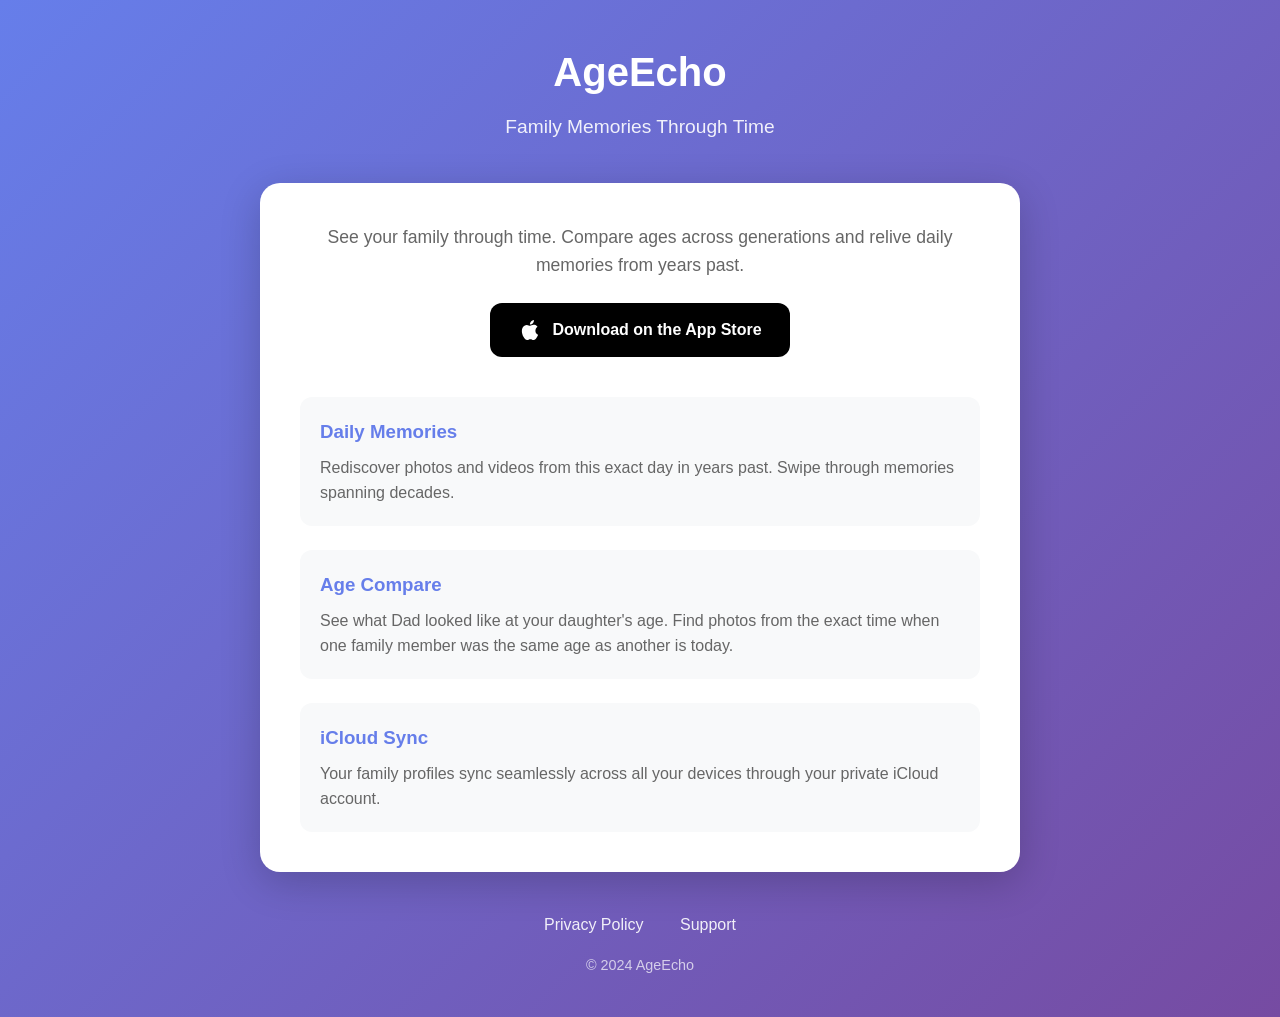
<file: ageecho/index.html>
<!DOCTYPE html>
<html lang="en">
<head>
    <meta charset="UTF-8">
    <meta name="viewport" content="width=device-width, initial-scale=1.0">
    <title>AgeEcho - Family Memories Through Time</title>
    <link rel="stylesheet" href="style.css">
</head>
<body>
    <div class="container">
        <header>
            <h1>AgeEcho</h1>
            <p class="tagline">Family Memories Through Time</p>
        </header>

        <main>
            <section class="hero">
                <p>See your family through time. Compare ages across generations and relive daily memories from years past.</p>
                <a href="#" class="download-btn">
                    <svg viewBox="0 0 24 24" width="24" height="24" fill="currentColor">
                        <path d="M18.71 19.5c-.83 1.24-1.71 2.45-3.05 2.47-1.34.03-1.77-.79-3.29-.79-1.53 0-2 .77-3.27.82-1.31.05-2.3-1.32-3.14-2.53C4.25 17 2.94 12.45 4.7 9.39c.87-1.52 2.43-2.48 4.12-2.51 1.28-.02 2.5.87 3.29.87.78 0 2.26-1.07 3.81-.91.65.03 2.47.26 3.64 1.98-.09.06-2.17 1.28-2.15 3.81.03 3.02 2.65 4.03 2.68 4.04-.03.07-.42 1.44-1.38 2.83M13 3.5c.73-.83 1.94-1.46 2.94-1.5.13 1.17-.34 2.35-1.04 3.19-.69.85-1.83 1.51-2.95 1.42-.15-1.15.41-2.35 1.05-3.11z"/>
                    </svg>
                    Download on the App Store
                </a>
            </section>

            <section class="features">
                <div class="feature">
                    <h3>Daily Memories</h3>
                    <p>Rediscover photos and videos from this exact day in years past. Swipe through memories spanning decades.</p>
                </div>
                <div class="feature">
                    <h3>Age Compare</h3>
                    <p>See what Dad looked like at your daughter's age. Find photos from the exact time when one family member was the same age as another is today.</p>
                </div>
                <div class="feature">
                    <h3>iCloud Sync</h3>
                    <p>Your family profiles sync seamlessly across all your devices through your private iCloud account.</p>
                </div>
            </section>
        </main>

        <footer>
            <nav>
                <a href="privacy.html">Privacy Policy</a>
                <a href="support.html">Support</a>
            </nav>
            <p class="copyright">&copy; 2024 AgeEcho</p>
        </footer>
    </div>
</body>
</html>
</file>
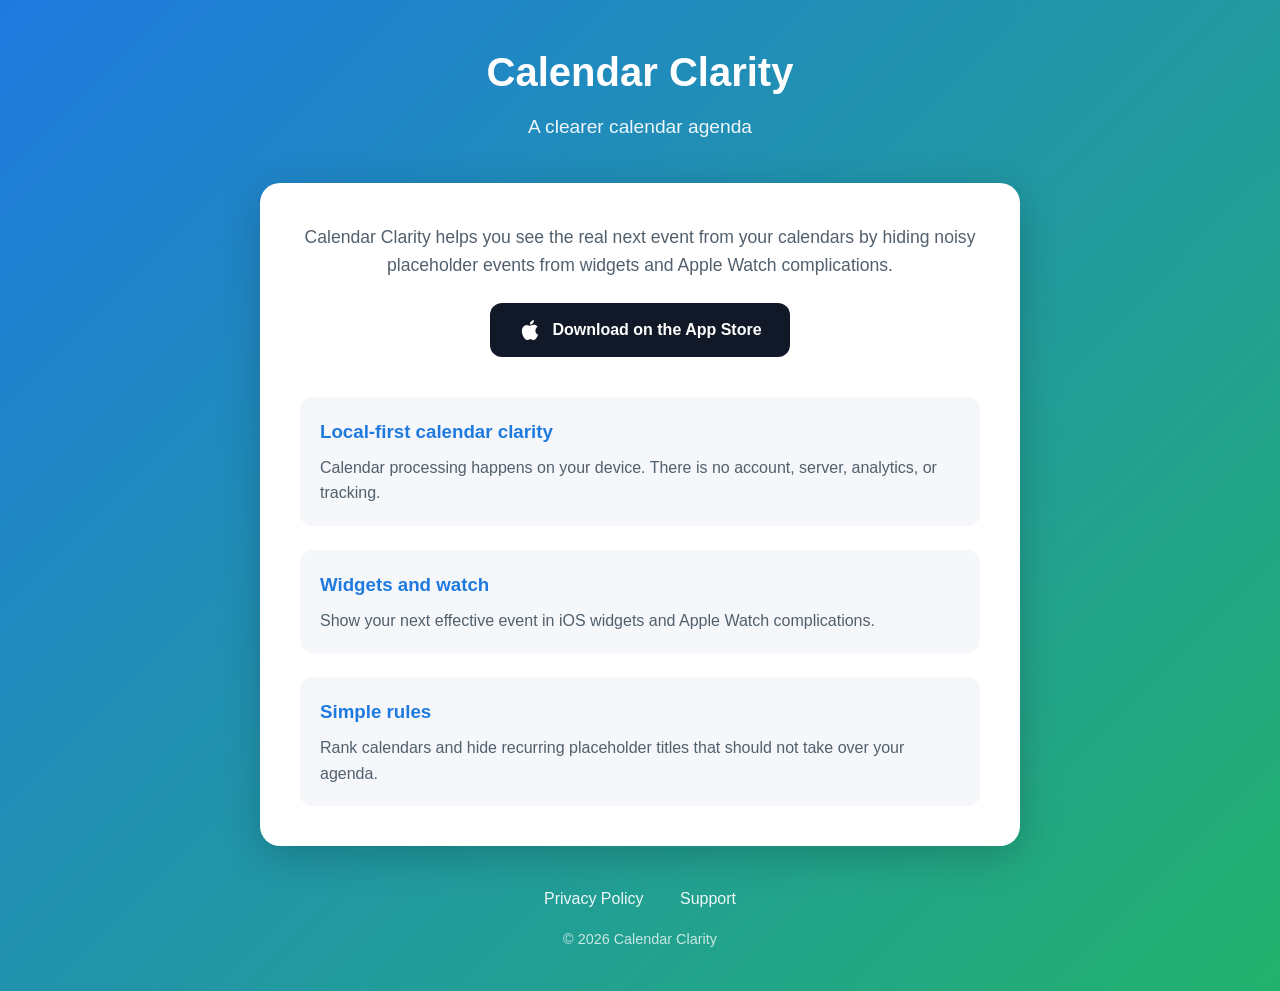
<file: calendarclarity/index.html>
<!DOCTYPE html>
<html lang="en">
<head>
    <meta charset="UTF-8">
    <meta name="viewport" content="width=device-width, initial-scale=1.0">
    <title>Calendar Clarity - A Clearer Calendar Agenda</title>
    <link rel="stylesheet" href="style.css">
</head>
<body>
    <div class="container">
        <header>
            <h1>Calendar Clarity</h1>
            <p class="tagline">A clearer calendar agenda</p>
        </header>

        <main>
            <section class="hero">
                <p>Calendar Clarity helps you see the real next event from your calendars by hiding noisy placeholder events from widgets and Apple Watch complications.</p>
                <a href="#" class="download-btn">
                    <svg viewBox="0 0 24 24" width="24" height="24" fill="currentColor">
                        <path d="M18.71 19.5c-.83 1.24-1.71 2.45-3.05 2.47-1.34.03-1.77-.79-3.29-.79-1.53 0-2 .77-3.27.82-1.31.05-2.3-1.32-3.14-2.53C4.25 17 2.94 12.45 4.7 9.39c.87-1.52 2.43-2.48 4.12-2.51 1.28-.02 2.5.87 3.29.87.78 0 2.26-1.07 3.81-.91.65.03 2.47.26 3.64 1.98-.09.06-2.17 1.28-2.15 3.81.03 3.02 2.65 4.03 2.68 4.04-.03.07-.42 1.44-1.38 2.83M13 3.5c.73-.83 1.94-1.46 2.94-1.5.13 1.17-.34 2.35-1.04 3.19-.69.85-1.83 1.51-2.95 1.42-.15-1.15.41-2.35 1.05-3.11z"/>
                    </svg>
                    Download on the App Store
                </a>
            </section>

            <section class="features">
                <div class="feature">
                    <h3>Local-first calendar clarity</h3>
                    <p>Calendar processing happens on your device. There is no account, server, analytics, or tracking.</p>
                </div>
                <div class="feature">
                    <h3>Widgets and watch</h3>
                    <p>Show your next effective event in iOS widgets and Apple Watch complications.</p>
                </div>
                <div class="feature">
                    <h3>Simple rules</h3>
                    <p>Rank calendars and hide recurring placeholder titles that should not take over your agenda.</p>
                </div>
            </section>
        </main>

        <footer>
            <nav>
                <a href="privacy.html">Privacy Policy</a>
                <a href="support.html">Support</a>
            </nav>
            <p class="copyright">&copy; 2026 Calendar Clarity</p>
        </footer>
    </div>
</body>
</html>
</file>
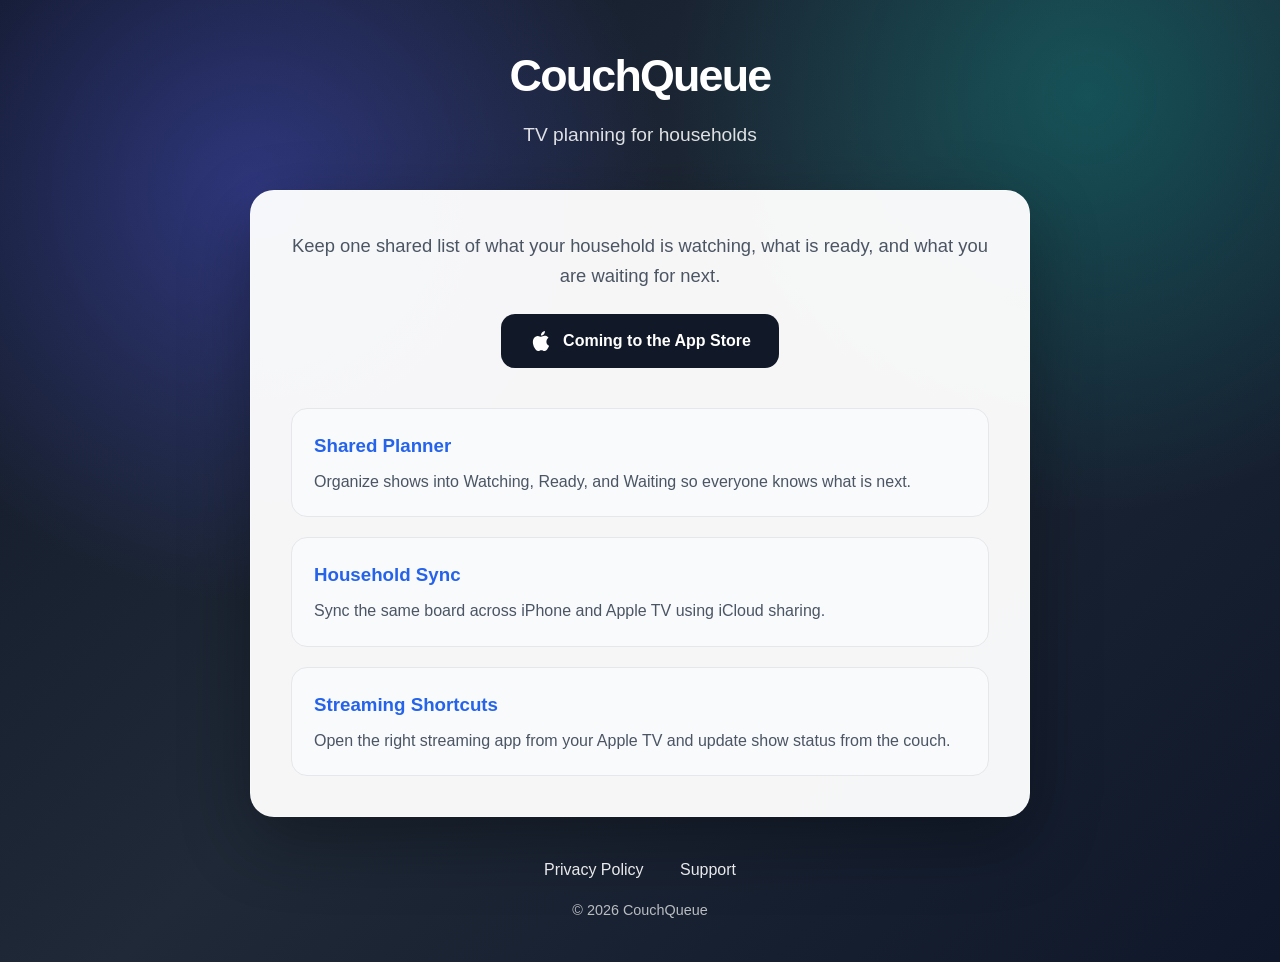
<file: couchqueue/index.html>
<!DOCTYPE html>
<html lang="en">
<head>
    <meta charset="UTF-8">
    <meta name="viewport" content="width=device-width, initial-scale=1.0">
    <title>CouchQueue - TV Planning for Households</title>
    <link rel="stylesheet" href="style.css">
</head>
<body>
    <div class="container">
        <header>
            <h1>CouchQueue</h1>
            <p class="tagline">TV planning for households</p>
        </header>

        <main>
            <section class="hero">
                <p>Keep one shared list of what your household is watching, what is ready, and what you are waiting for next.</p>
                <a href="#" class="download-btn">
                    <svg viewBox="0 0 24 24" width="24" height="24" fill="currentColor" aria-hidden="true">
                        <path d="M18.71 19.5c-.83 1.24-1.71 2.45-3.05 2.47-1.34.03-1.77-.79-3.29-.79-1.53 0-2 .77-3.27.82-1.31.05-2.3-1.32-3.14-2.53C4.25 17 2.94 12.45 4.7 9.39c.87-1.52 2.43-2.48 4.12-2.51 1.28-.02 2.5.87 3.29.87.78 0 2.26-1.07 3.81-.91.65.03 2.47.26 3.64 1.98-.09.06-2.17 1.28-2.15 3.81.03 3.02 2.65 4.03 2.68 4.04-.03.07-.42 1.44-1.38 2.83M13 3.5c.73-.83 1.94-1.46 2.94-1.5.13 1.17-.34 2.35-1.04 3.19-.69.85-1.83 1.51-2.95 1.42-.15-1.15.41-2.35 1.05-3.11z"/>
                    </svg>
                    Coming to the App Store
                </a>
            </section>

            <section class="features">
                <div class="feature">
                    <h3>Shared Planner</h3>
                    <p>Organize shows into Watching, Ready, and Waiting so everyone knows what is next.</p>
                </div>
                <div class="feature">
                    <h3>Household Sync</h3>
                    <p>Sync the same board across iPhone and Apple TV using iCloud sharing.</p>
                </div>
                <div class="feature">
                    <h3>Streaming Shortcuts</h3>
                    <p>Open the right streaming app from your Apple TV and update show status from the couch.</p>
                </div>
            </section>
        </main>

        <footer>
            <nav>
                <a href="privacy.html">Privacy Policy</a>
                <a href="support.html">Support</a>
            </nav>
            <p class="copyright">&copy; 2026 CouchQueue</p>
        </footer>
    </div>
</body>
</html>
</file>
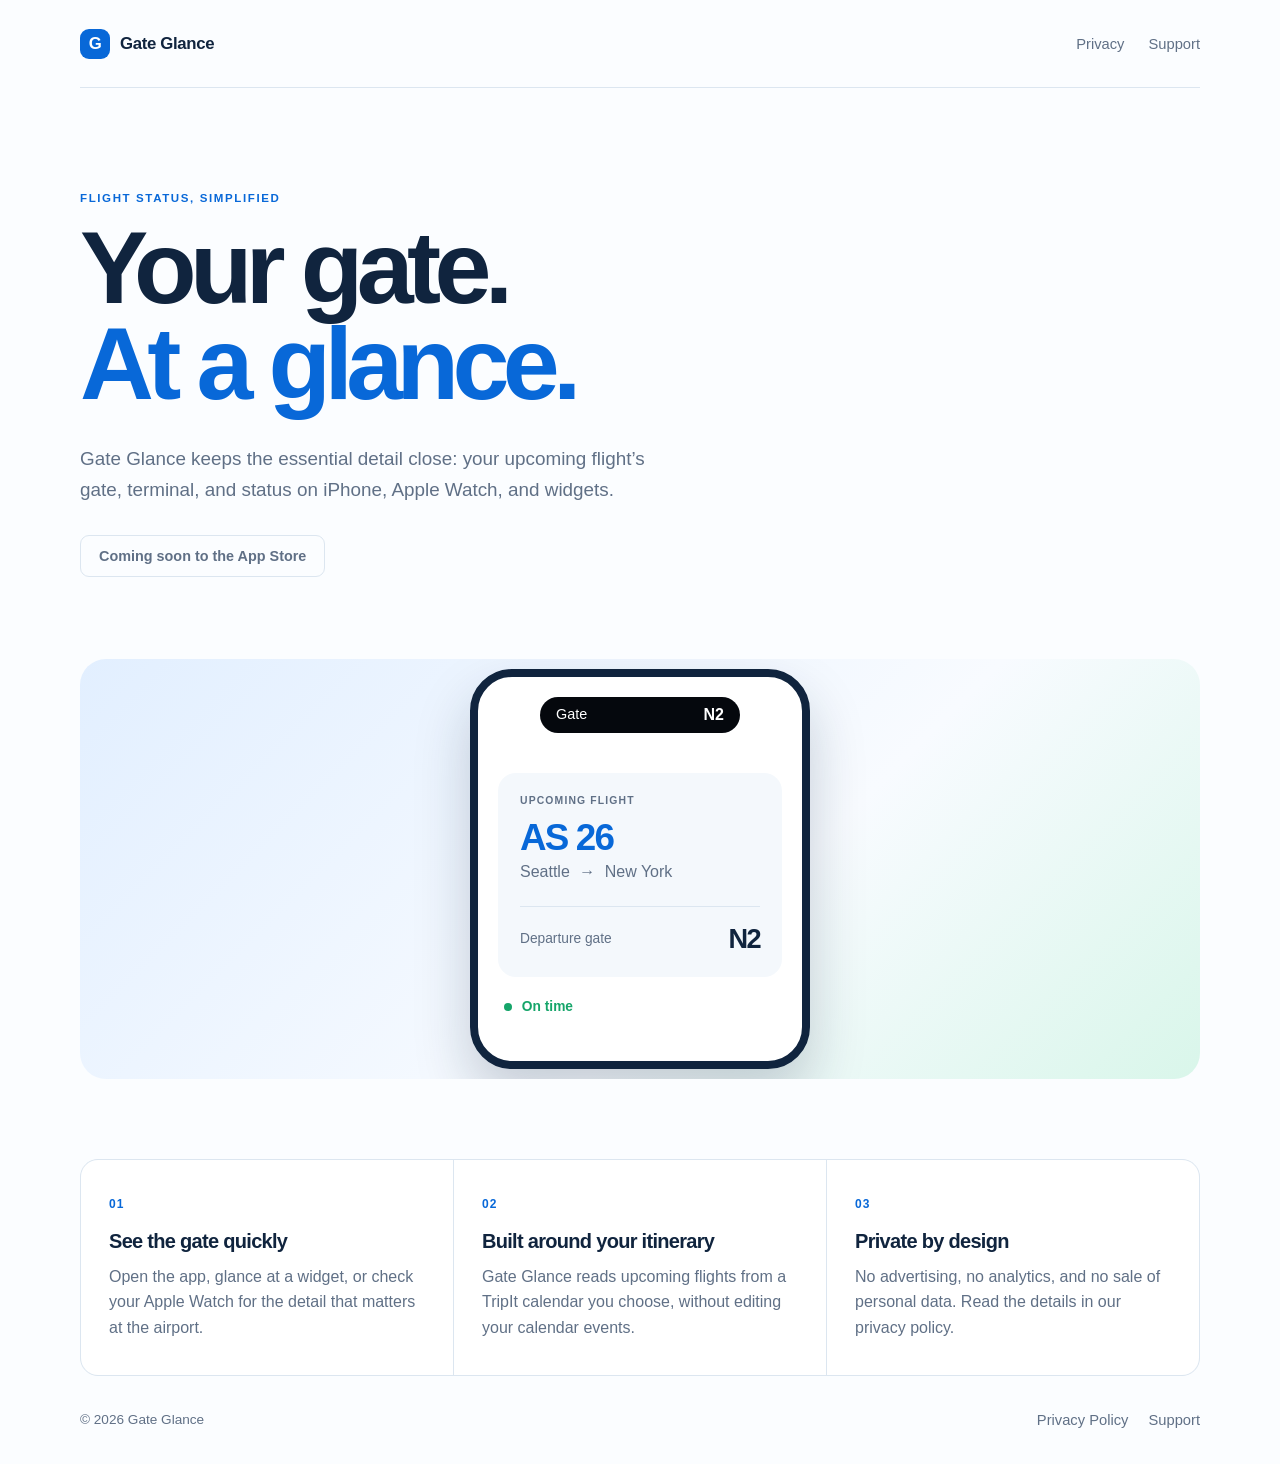
<file: gateglance/index.html>
<!DOCTYPE html>
<html lang="en">
<head>
  <meta charset="UTF-8">
  <meta name="viewport" content="width=device-width, initial-scale=1.0">
  <title>Gate Glance — Your flight gate, at a glance</title>
  <meta name="description" content="Gate Glance puts your upcoming flight gate on your iPhone, Apple Watch, and widgets.">
  <link rel="stylesheet" href="style.css">
</head>
<body>
  <div class="page">
    <header class="site-header">
      <a class="brand" href="index.html"><span class="brand-mark">G</span> Gate Glance</a>
      <nav aria-label="Primary navigation">
        <a href="privacy.html">Privacy</a>
        <a href="support.html">Support</a>
      </nav>
    </header>

    <main>
      <section class="hero">
        <p class="eyebrow">FLIGHT STATUS, SIMPLIFIED</p>
        <h1>Your gate.<br><em>At a glance.</em></h1>
        <p class="hero-copy">Gate Glance keeps the essential detail close: your upcoming flight’s gate, terminal, and status on iPhone, Apple Watch, and widgets.</p>
        <span class="app-store-note">Coming soon to the App Store</span>
      </section>

      <section class="visual" aria-label="Gate Glance display preview">
        <div class="phone">
          <div class="dynamic-island"><span>Gate</span><strong>N2</strong></div>
          <div class="flight-card">
            <p class="card-label">UPCOMING FLIGHT</p>
            <h2>AS 26</h2>
            <p class="route">Seattle <span>→</span> New York</p>
            <div class="gate-row"><span>Departure gate</span><strong>N2</strong></div>
          </div>
          <p class="status"><i></i> On time</p>
        </div>
      </section>

      <section class="features">
        <article>
          <span class="feature-number">01</span>
          <h2>See the gate quickly</h2>
          <p>Open the app, glance at a widget, or check your Apple Watch for the detail that matters at the airport.</p>
        </article>
        <article>
          <span class="feature-number">02</span>
          <h2>Built around your itinerary</h2>
          <p>Gate Glance reads upcoming flights from a TripIt calendar you choose, without editing your calendar events.</p>
        </article>
        <article>
          <span class="feature-number">03</span>
          <h2>Private by design</h2>
          <p>No advertising, no analytics, and no sale of personal data. Read the details in our privacy policy.</p>
        </article>
      </section>
    </main>

    <footer>
      <p>© 2026 Gate Glance</p>
      <div><a href="privacy.html">Privacy Policy</a><a href="support.html">Support</a></div>
    </footer>
  </div>
</body>
</html>
</file>
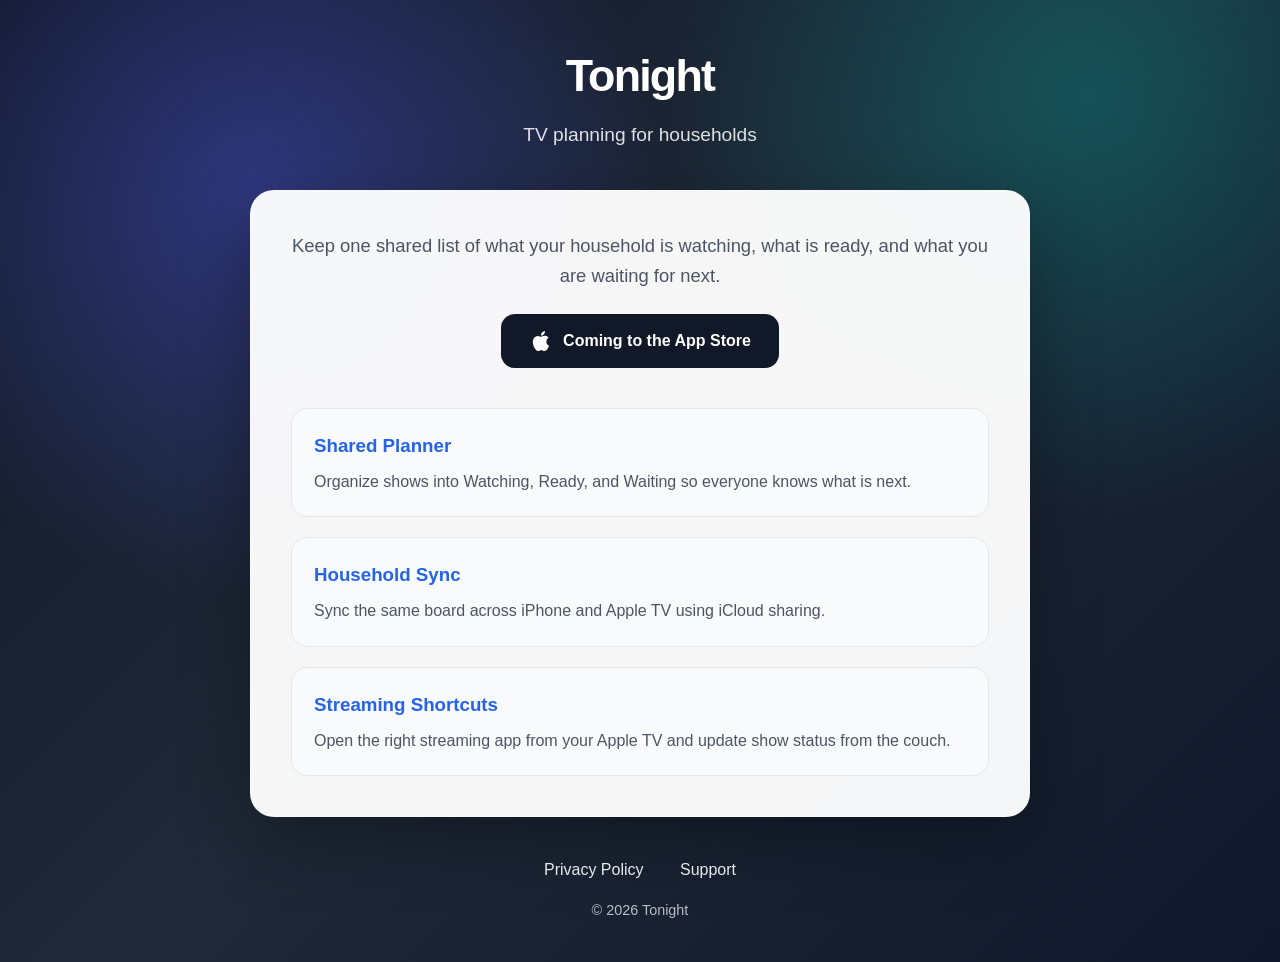
<file: tonight/index.html>
<!DOCTYPE html>
<html lang="en">
<head>
    <meta charset="UTF-8">
    <meta name="viewport" content="width=device-width, initial-scale=1.0">
    <title>Tonight - TV Planning for Households</title>
    <link rel="stylesheet" href="style.css">
</head>
<body>
    <div class="container">
        <header>
            <h1>Tonight</h1>
            <p class="tagline">TV planning for households</p>
        </header>

        <main>
            <section class="hero">
                <p>Keep one shared list of what your household is watching, what is ready, and what you are waiting for next.</p>
                <a href="#" class="download-btn">
                    <svg viewBox="0 0 24 24" width="24" height="24" fill="currentColor" aria-hidden="true">
                        <path d="M18.71 19.5c-.83 1.24-1.71 2.45-3.05 2.47-1.34.03-1.77-.79-3.29-.79-1.53 0-2 .77-3.27.82-1.31.05-2.3-1.32-3.14-2.53C4.25 17 2.94 12.45 4.7 9.39c.87-1.52 2.43-2.48 4.12-2.51 1.28-.02 2.5.87 3.29.87.78 0 2.26-1.07 3.81-.91.65.03 2.47.26 3.64 1.98-.09.06-2.17 1.28-2.15 3.81.03 3.02 2.65 4.03 2.68 4.04-.03.07-.42 1.44-1.38 2.83M13 3.5c.73-.83 1.94-1.46 2.94-1.5.13 1.17-.34 2.35-1.04 3.19-.69.85-1.83 1.51-2.95 1.42-.15-1.15.41-2.35 1.05-3.11z"/>
                    </svg>
                    Coming to the App Store
                </a>
            </section>

            <section class="features">
                <div class="feature">
                    <h3>Shared Planner</h3>
                    <p>Organize shows into Watching, Ready, and Waiting so everyone knows what is next.</p>
                </div>
                <div class="feature">
                    <h3>Household Sync</h3>
                    <p>Sync the same board across iPhone and Apple TV using iCloud sharing.</p>
                </div>
                <div class="feature">
                    <h3>Streaming Shortcuts</h3>
                    <p>Open the right streaming app from your Apple TV and update show status from the couch.</p>
                </div>
            </section>
        </main>

        <footer>
            <nav>
                <a href="privacy.html">Privacy Policy</a>
                <a href="support.html">Support</a>
            </nav>
            <p class="copyright">&copy; 2026 Tonight</p>
        </footer>
    </div>
</body>
</html>
</file>
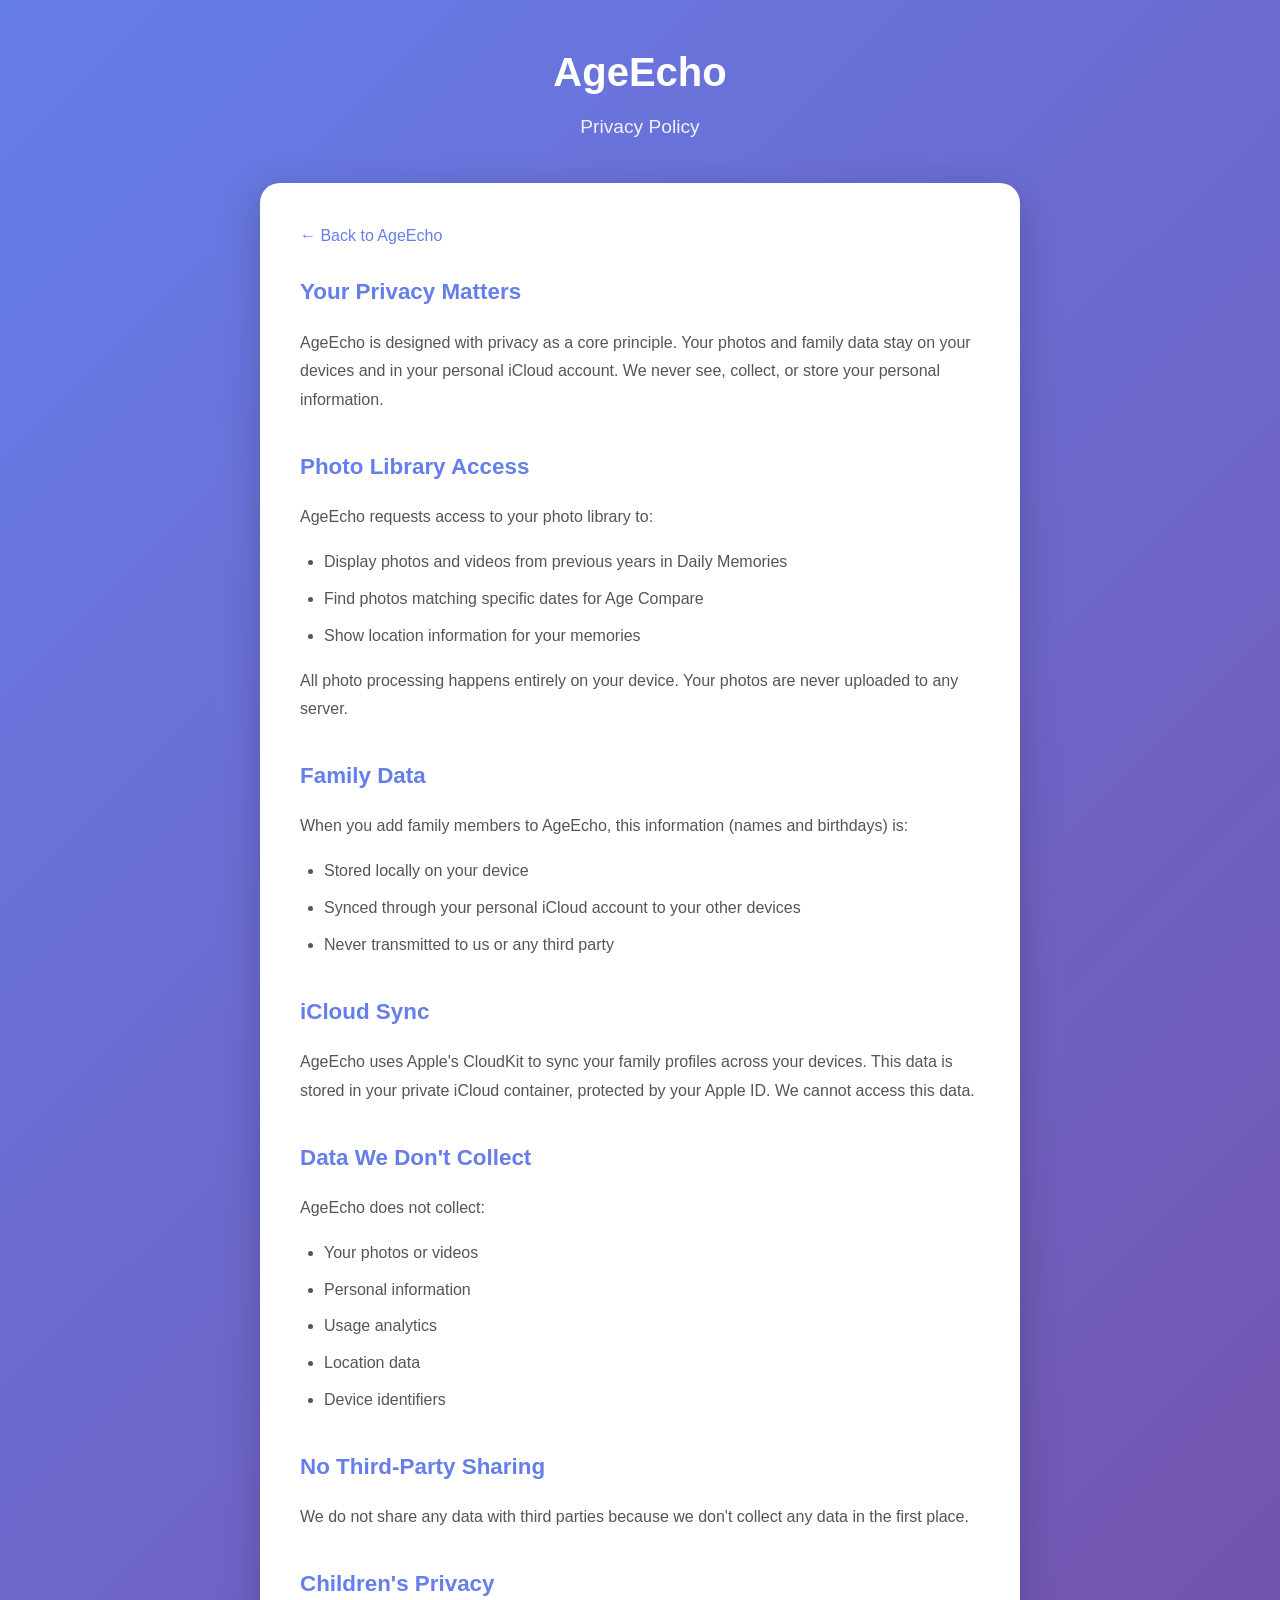
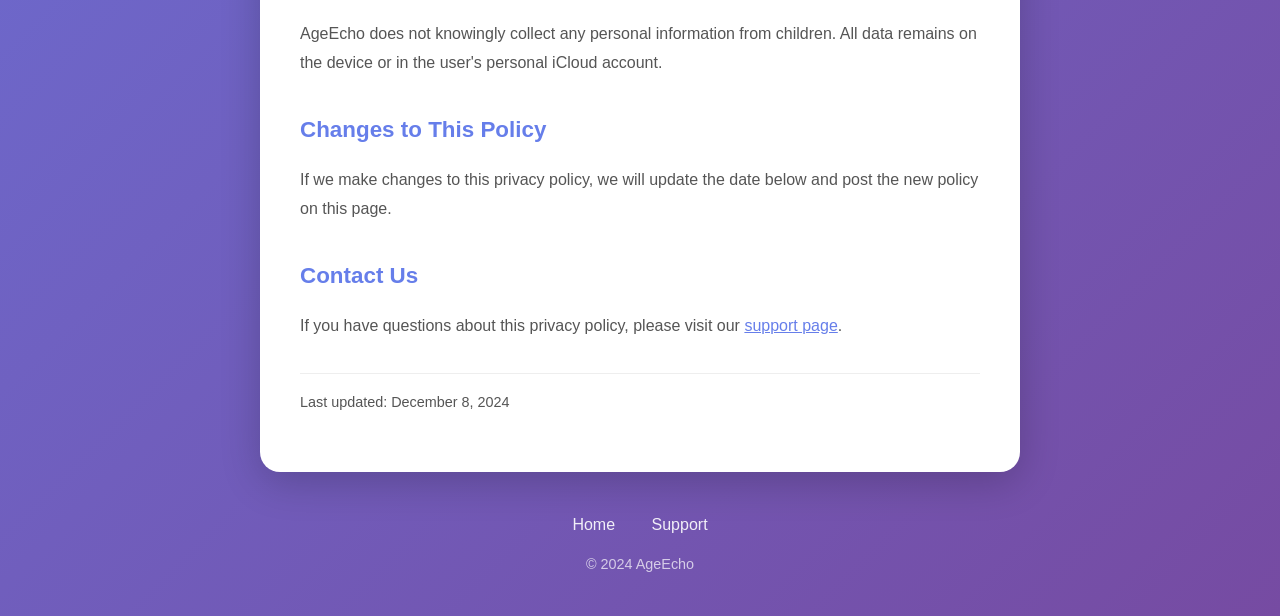
<file: ageecho/privacy.html>
<!DOCTYPE html>
<html lang="en">
<head>
    <meta charset="UTF-8">
    <meta name="viewport" content="width=device-width, initial-scale=1.0">
    <title>Privacy Policy - AgeEcho</title>
    <link rel="stylesheet" href="style.css">
</head>
<body>
    <div class="container">
        <header>
            <h1>AgeEcho</h1>
            <p class="tagline">Privacy Policy</p>
        </header>

        <main>
            <a href="index.html" class="back-link">&larr; Back to AgeEcho</a>

            <div class="policy-content">
                <h2>Your Privacy Matters</h2>
                <p>AgeEcho is designed with privacy as a core principle. Your photos and family data stay on your devices and in your personal iCloud account. We never see, collect, or store your personal information.</p>

                <h2>Photo Library Access</h2>
                <p>AgeEcho requests access to your photo library to:</p>
                <ul>
                    <li>Display photos and videos from previous years in Daily Memories</li>
                    <li>Find photos matching specific dates for Age Compare</li>
                    <li>Show location information for your memories</li>
                </ul>
                <p>All photo processing happens entirely on your device. Your photos are never uploaded to any server.</p>

                <h2>Family Data</h2>
                <p>When you add family members to AgeEcho, this information (names and birthdays) is:</p>
                <ul>
                    <li>Stored locally on your device</li>
                    <li>Synced through your personal iCloud account to your other devices</li>
                    <li>Never transmitted to us or any third party</li>
                </ul>

                <h2>iCloud Sync</h2>
                <p>AgeEcho uses Apple's CloudKit to sync your family profiles across your devices. This data is stored in your private iCloud container, protected by your Apple ID. We cannot access this data.</p>

                <h2>Data We Don't Collect</h2>
                <p>AgeEcho does not collect:</p>
                <ul>
                    <li>Your photos or videos</li>
                    <li>Personal information</li>
                    <li>Usage analytics</li>
                    <li>Location data</li>
                    <li>Device identifiers</li>
                </ul>

                <h2>No Third-Party Sharing</h2>
                <p>We do not share any data with third parties because we don't collect any data in the first place.</p>

                <h2>Children's Privacy</h2>
                <p>AgeEcho does not knowingly collect any personal information from children. All data remains on the device or in the user's personal iCloud account.</p>

                <h2>Changes to This Policy</h2>
                <p>If we make changes to this privacy policy, we will update the date below and post the new policy on this page.</p>

                <h2>Contact Us</h2>
                <p>If you have questions about this privacy policy, please visit our <a href="support.html">support page</a>.</p>

                <p class="last-updated">Last updated: December 8, 2024</p>
            </div>
        </main>

        <footer>
            <nav>
                <a href="index.html">Home</a>
                <a href="support.html">Support</a>
            </nav>
            <p class="copyright">&copy; 2024 AgeEcho</p>
        </footer>
    </div>
</body>
</html>
</file>
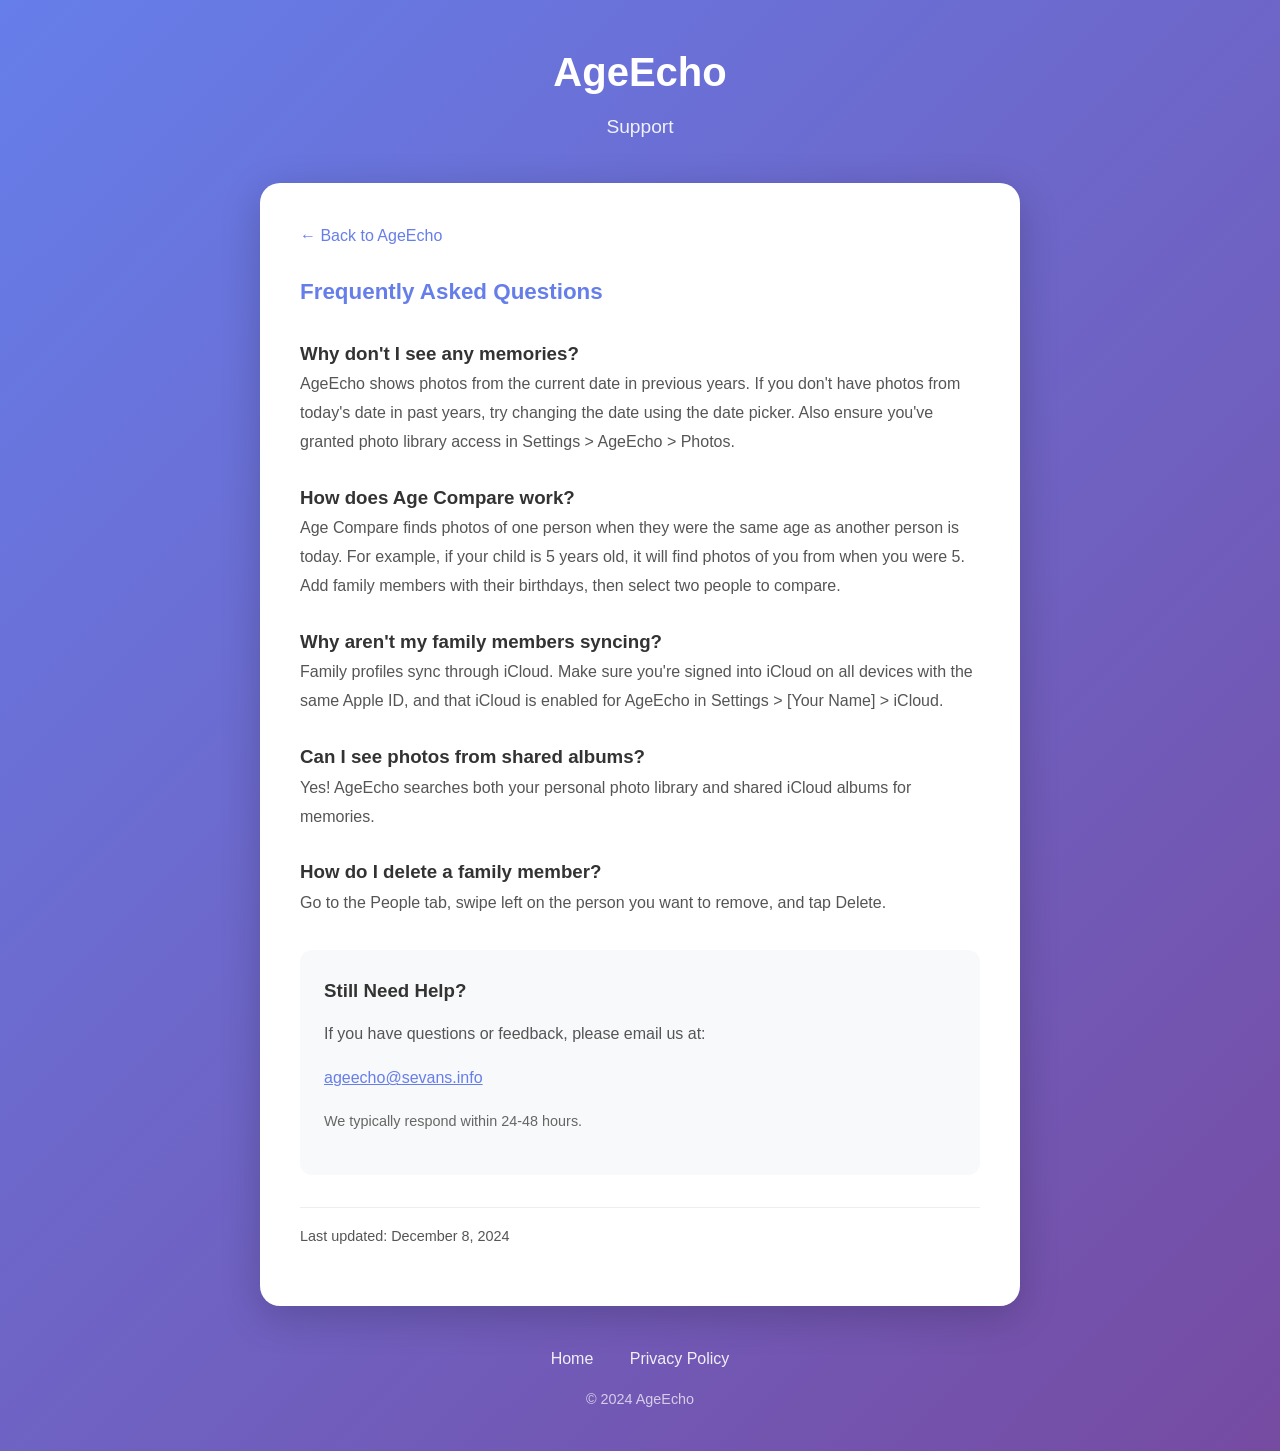
<file: ageecho/support.html>
<!DOCTYPE html>
<html lang="en">
<head>
    <meta charset="UTF-8">
    <meta name="viewport" content="width=device-width, initial-scale=1.0">
    <title>Support - AgeEcho</title>
    <link rel="stylesheet" href="style.css">
</head>
<body>
    <div class="container">
        <header>
            <h1>AgeEcho</h1>
            <p class="tagline">Support</p>
        </header>

        <main>
            <a href="index.html" class="back-link">&larr; Back to AgeEcho</a>

            <div class="policy-content">
                <h2>Frequently Asked Questions</h2>

                <h3 style="color: #333; margin-top: 24px;">Why don't I see any memories?</h3>
                <p>AgeEcho shows photos from the current date in previous years. If you don't have photos from today's date in past years, try changing the date using the date picker. Also ensure you've granted photo library access in Settings > AgeEcho > Photos.</p>

                <h3 style="color: #333; margin-top: 24px;">How does Age Compare work?</h3>
                <p>Age Compare finds photos of one person when they were the same age as another person is today. For example, if your child is 5 years old, it will find photos of you from when you were 5. Add family members with their birthdays, then select two people to compare.</p>

                <h3 style="color: #333; margin-top: 24px;">Why aren't my family members syncing?</h3>
                <p>Family profiles sync through iCloud. Make sure you're signed into iCloud on all devices with the same Apple ID, and that iCloud is enabled for AgeEcho in Settings > [Your Name] > iCloud.</p>

                <h3 style="color: #333; margin-top: 24px;">Can I see photos from shared albums?</h3>
                <p>Yes! AgeEcho searches both your personal photo library and shared iCloud albums for memories.</p>

                <h3 style="color: #333; margin-top: 24px;">How do I delete a family member?</h3>
                <p>Go to the People tab, swipe left on the person you want to remove, and tap Delete.</p>

                <div class="contact-box">
                    <h3>Still Need Help?</h3>
                    <p>If you have questions or feedback, please email us at:</p>
                    <p><a href="mailto:ageecho@sevans.info">ageecho@sevans.info</a></p>
                    <p style="margin-top: 16px; color: #666; font-size: 0.9em;">We typically respond within 24-48 hours.</p>
                </div>

                <p class="last-updated">Last updated: December 8, 2024</p>
            </div>
        </main>

        <footer>
            <nav>
                <a href="index.html">Home</a>
                <a href="privacy.html">Privacy Policy</a>
            </nav>
            <p class="copyright">&copy; 2024 AgeEcho</p>
        </footer>
    </div>
</body>
</html>
</file>
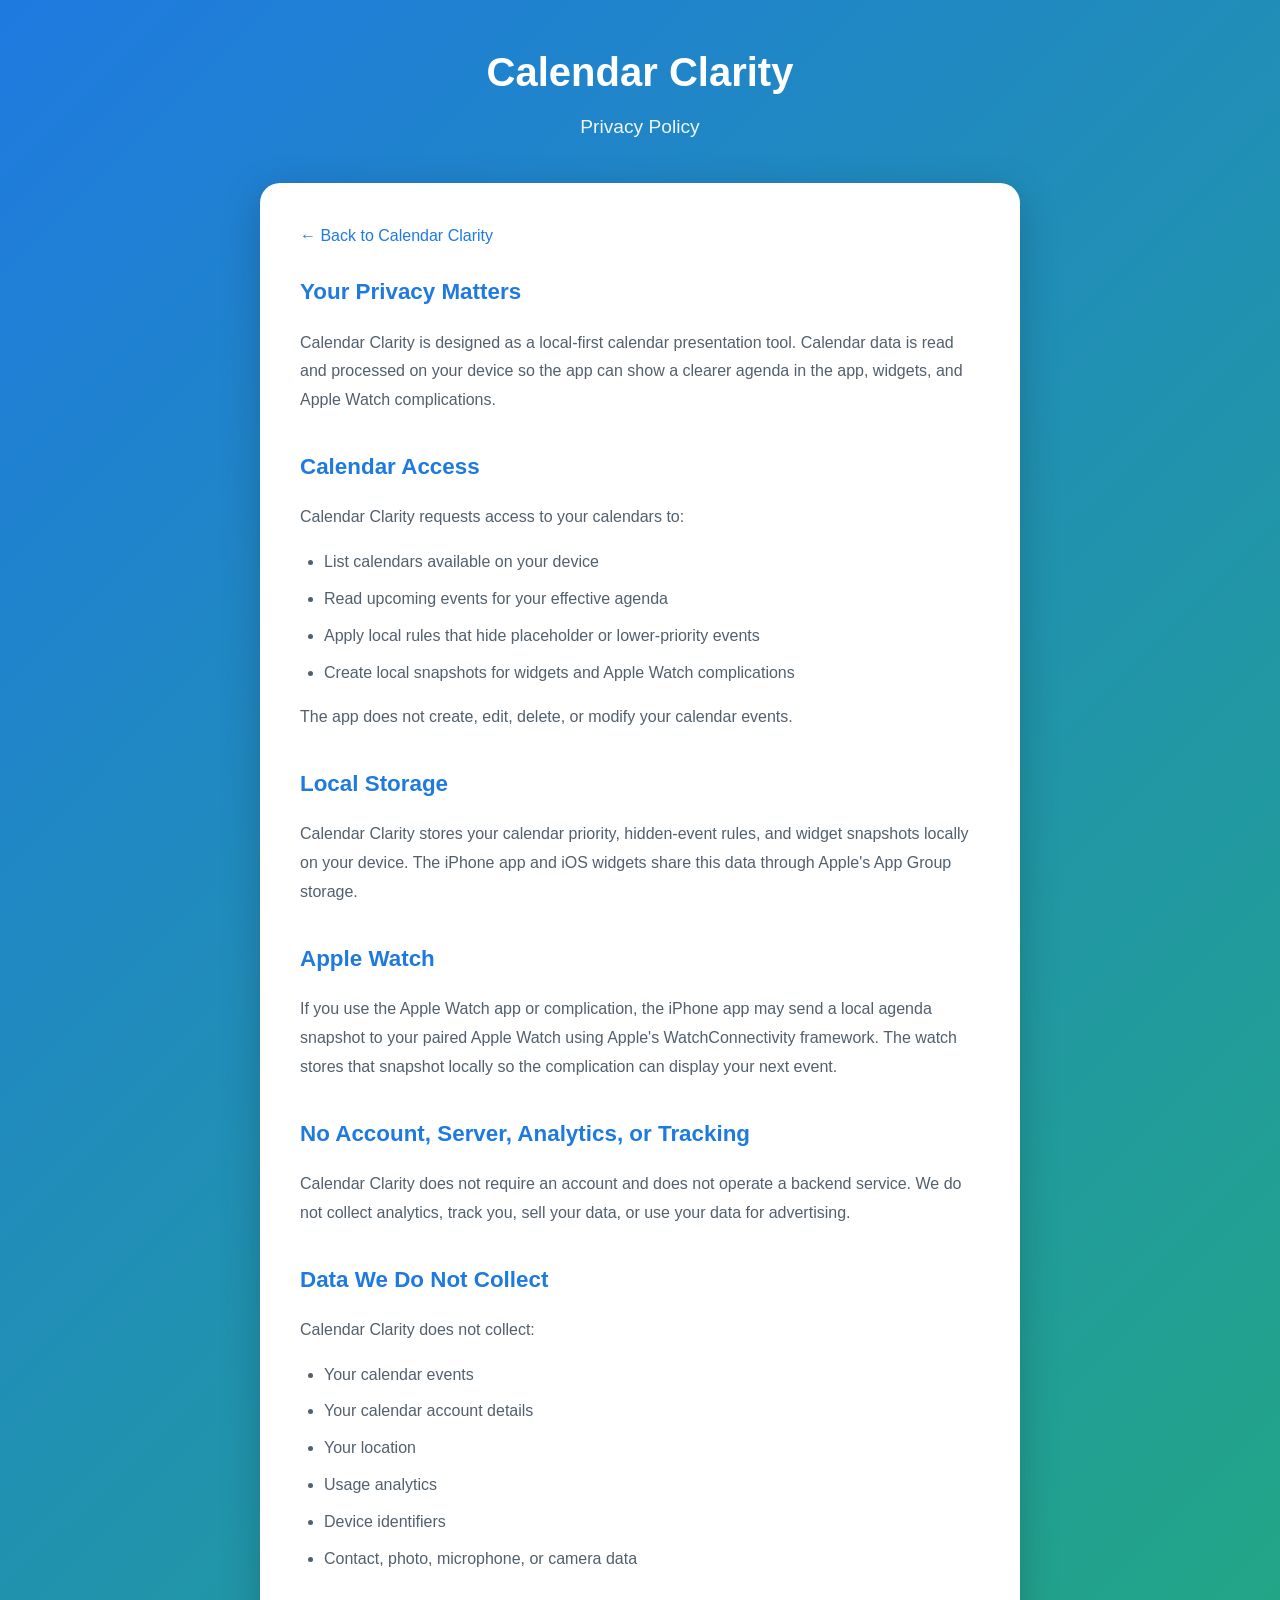
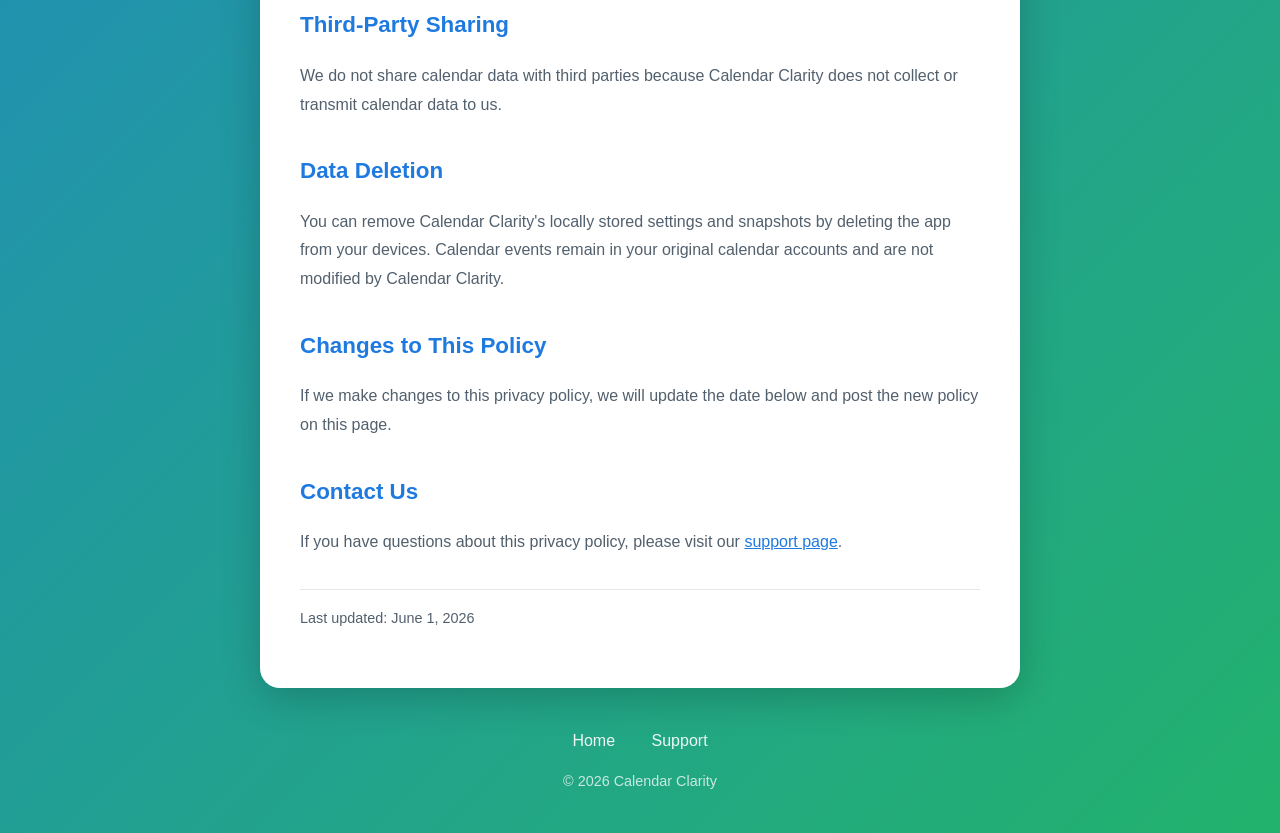
<file: calendarclarity/privacy.html>
<!DOCTYPE html>
<html lang="en">
<head>
    <meta charset="UTF-8">
    <meta name="viewport" content="width=device-width, initial-scale=1.0">
    <title>Privacy Policy - Calendar Clarity</title>
    <link rel="stylesheet" href="style.css">
</head>
<body>
    <div class="container">
        <header>
            <h1>Calendar Clarity</h1>
            <p class="tagline">Privacy Policy</p>
        </header>

        <main>
            <a href="index.html" class="back-link">&larr; Back to Calendar Clarity</a>

            <div class="policy-content">
                <h2>Your Privacy Matters</h2>
                <p>Calendar Clarity is designed as a local-first calendar presentation tool. Calendar data is read and processed on your device so the app can show a clearer agenda in the app, widgets, and Apple Watch complications.</p>

                <h2>Calendar Access</h2>
                <p>Calendar Clarity requests access to your calendars to:</p>
                <ul>
                    <li>List calendars available on your device</li>
                    <li>Read upcoming events for your effective agenda</li>
                    <li>Apply local rules that hide placeholder or lower-priority events</li>
                    <li>Create local snapshots for widgets and Apple Watch complications</li>
                </ul>
                <p>The app does not create, edit, delete, or modify your calendar events.</p>

                <h2>Local Storage</h2>
                <p>Calendar Clarity stores your calendar priority, hidden-event rules, and widget snapshots locally on your device. The iPhone app and iOS widgets share this data through Apple's App Group storage.</p>

                <h2>Apple Watch</h2>
                <p>If you use the Apple Watch app or complication, the iPhone app may send a local agenda snapshot to your paired Apple Watch using Apple's WatchConnectivity framework. The watch stores that snapshot locally so the complication can display your next event.</p>

                <h2>No Account, Server, Analytics, or Tracking</h2>
                <p>Calendar Clarity does not require an account and does not operate a backend service. We do not collect analytics, track you, sell your data, or use your data for advertising.</p>

                <h2>Data We Do Not Collect</h2>
                <p>Calendar Clarity does not collect:</p>
                <ul>
                    <li>Your calendar events</li>
                    <li>Your calendar account details</li>
                    <li>Your location</li>
                    <li>Usage analytics</li>
                    <li>Device identifiers</li>
                    <li>Contact, photo, microphone, or camera data</li>
                </ul>

                <h2>Third-Party Sharing</h2>
                <p>We do not share calendar data with third parties because Calendar Clarity does not collect or transmit calendar data to us.</p>

                <h2>Data Deletion</h2>
                <p>You can remove Calendar Clarity's locally stored settings and snapshots by deleting the app from your devices. Calendar events remain in your original calendar accounts and are not modified by Calendar Clarity.</p>

                <h2>Changes to This Policy</h2>
                <p>If we make changes to this privacy policy, we will update the date below and post the new policy on this page.</p>

                <h2>Contact Us</h2>
                <p>If you have questions about this privacy policy, please visit our <a href="support.html">support page</a>.</p>

                <p class="last-updated">Last updated: June 1, 2026</p>
            </div>
        </main>

        <footer>
            <nav>
                <a href="index.html">Home</a>
                <a href="support.html">Support</a>
            </nav>
            <p class="copyright">&copy; 2026 Calendar Clarity</p>
        </footer>
    </div>
</body>
</html>
</file>
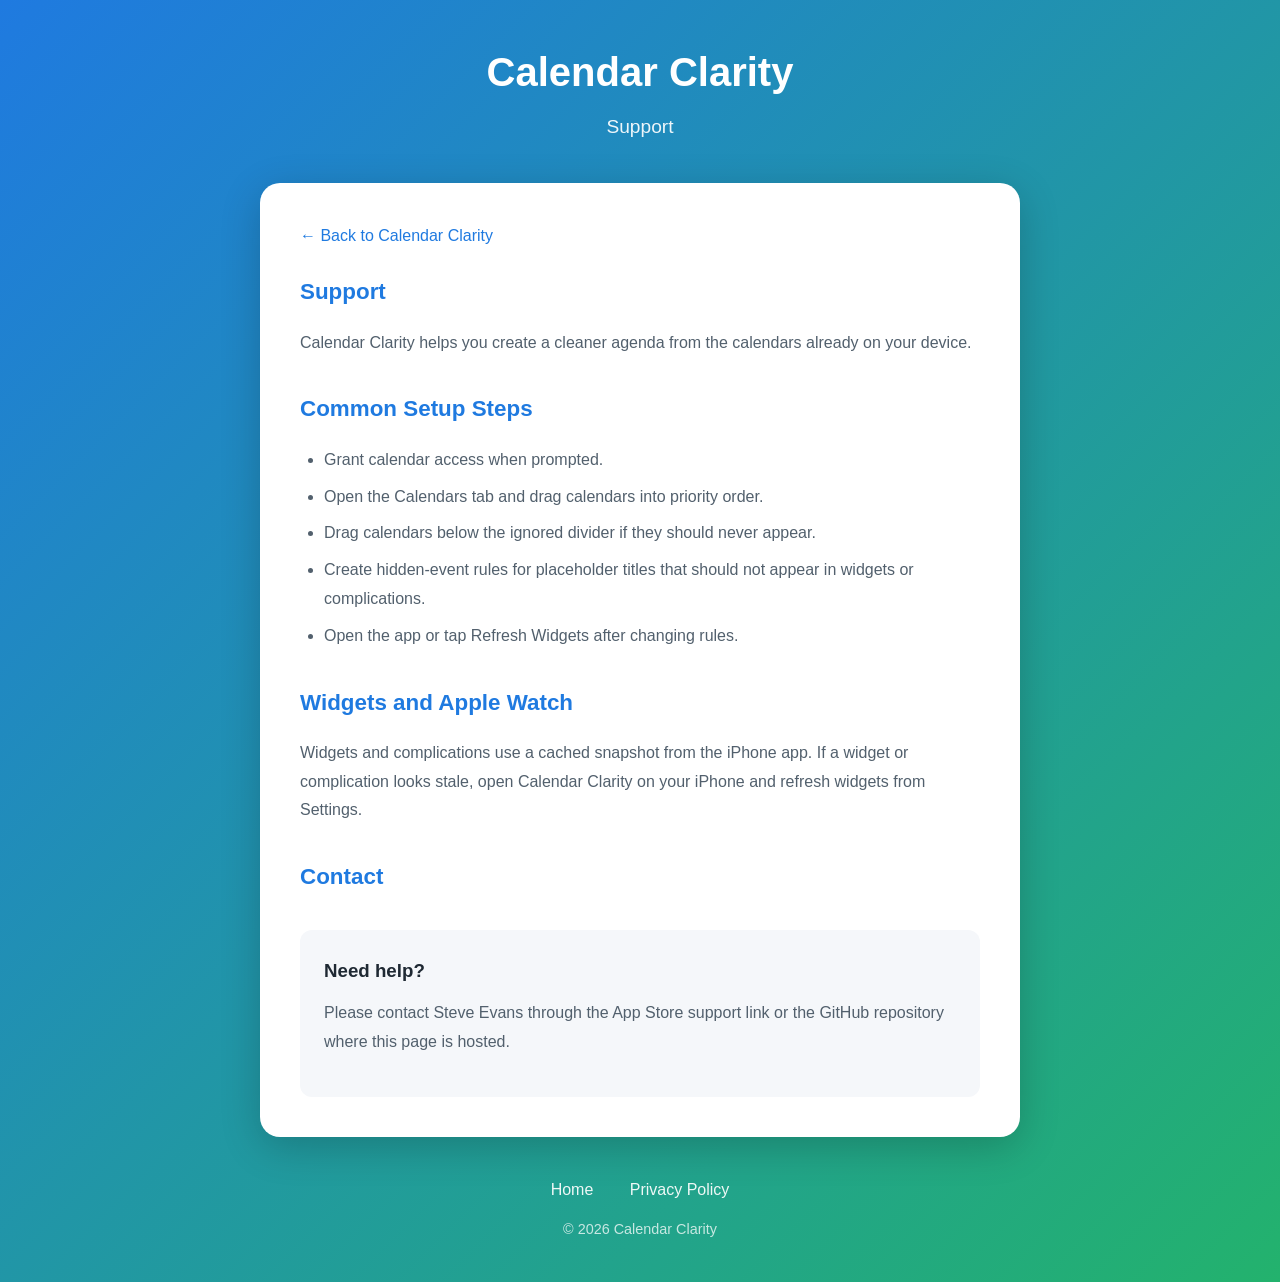
<file: calendarclarity/support.html>
<!DOCTYPE html>
<html lang="en">
<head>
    <meta charset="UTF-8">
    <meta name="viewport" content="width=device-width, initial-scale=1.0">
    <title>Support - Calendar Clarity</title>
    <link rel="stylesheet" href="style.css">
</head>
<body>
    <div class="container">
        <header>
            <h1>Calendar Clarity</h1>
            <p class="tagline">Support</p>
        </header>

        <main>
            <a href="index.html" class="back-link">&larr; Back to Calendar Clarity</a>

            <div class="policy-content">
                <h2>Support</h2>
                <p>Calendar Clarity helps you create a cleaner agenda from the calendars already on your device.</p>

                <h2>Common Setup Steps</h2>
                <ul>
                    <li>Grant calendar access when prompted.</li>
                    <li>Open the Calendars tab and drag calendars into priority order.</li>
                    <li>Drag calendars below the ignored divider if they should never appear.</li>
                    <li>Create hidden-event rules for placeholder titles that should not appear in widgets or complications.</li>
                    <li>Open the app or tap Refresh Widgets after changing rules.</li>
                </ul>

                <h2>Widgets and Apple Watch</h2>
                <p>Widgets and complications use a cached snapshot from the iPhone app. If a widget or complication looks stale, open Calendar Clarity on your iPhone and refresh widgets from Settings.</p>

                <h2>Contact</h2>
                <div class="contact-box">
                    <h3>Need help?</h3>
                    <p>Please contact Steve Evans through the App Store support link or the GitHub repository where this page is hosted.</p>
                </div>
            </div>
        </main>

        <footer>
            <nav>
                <a href="index.html">Home</a>
                <a href="privacy.html">Privacy Policy</a>
            </nav>
            <p class="copyright">&copy; 2026 Calendar Clarity</p>
        </footer>
    </div>
</body>
</html>
</file>
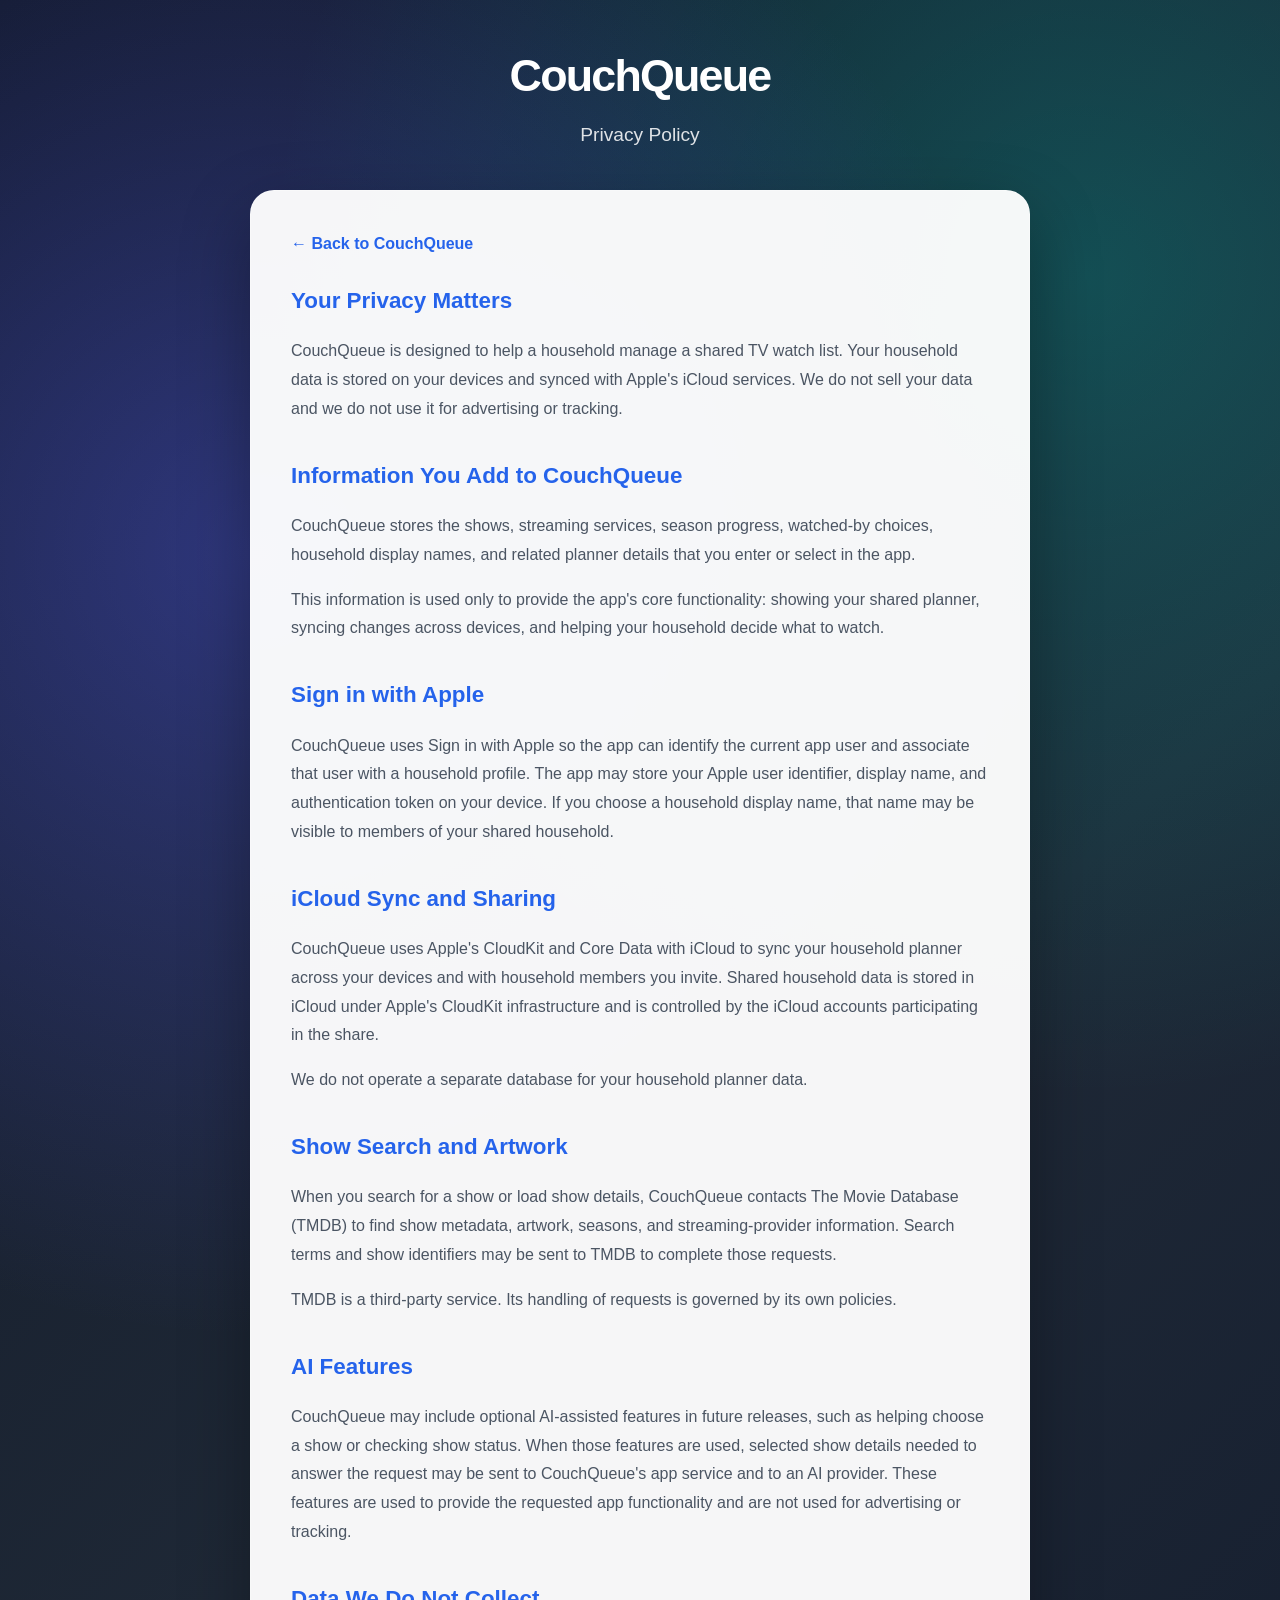
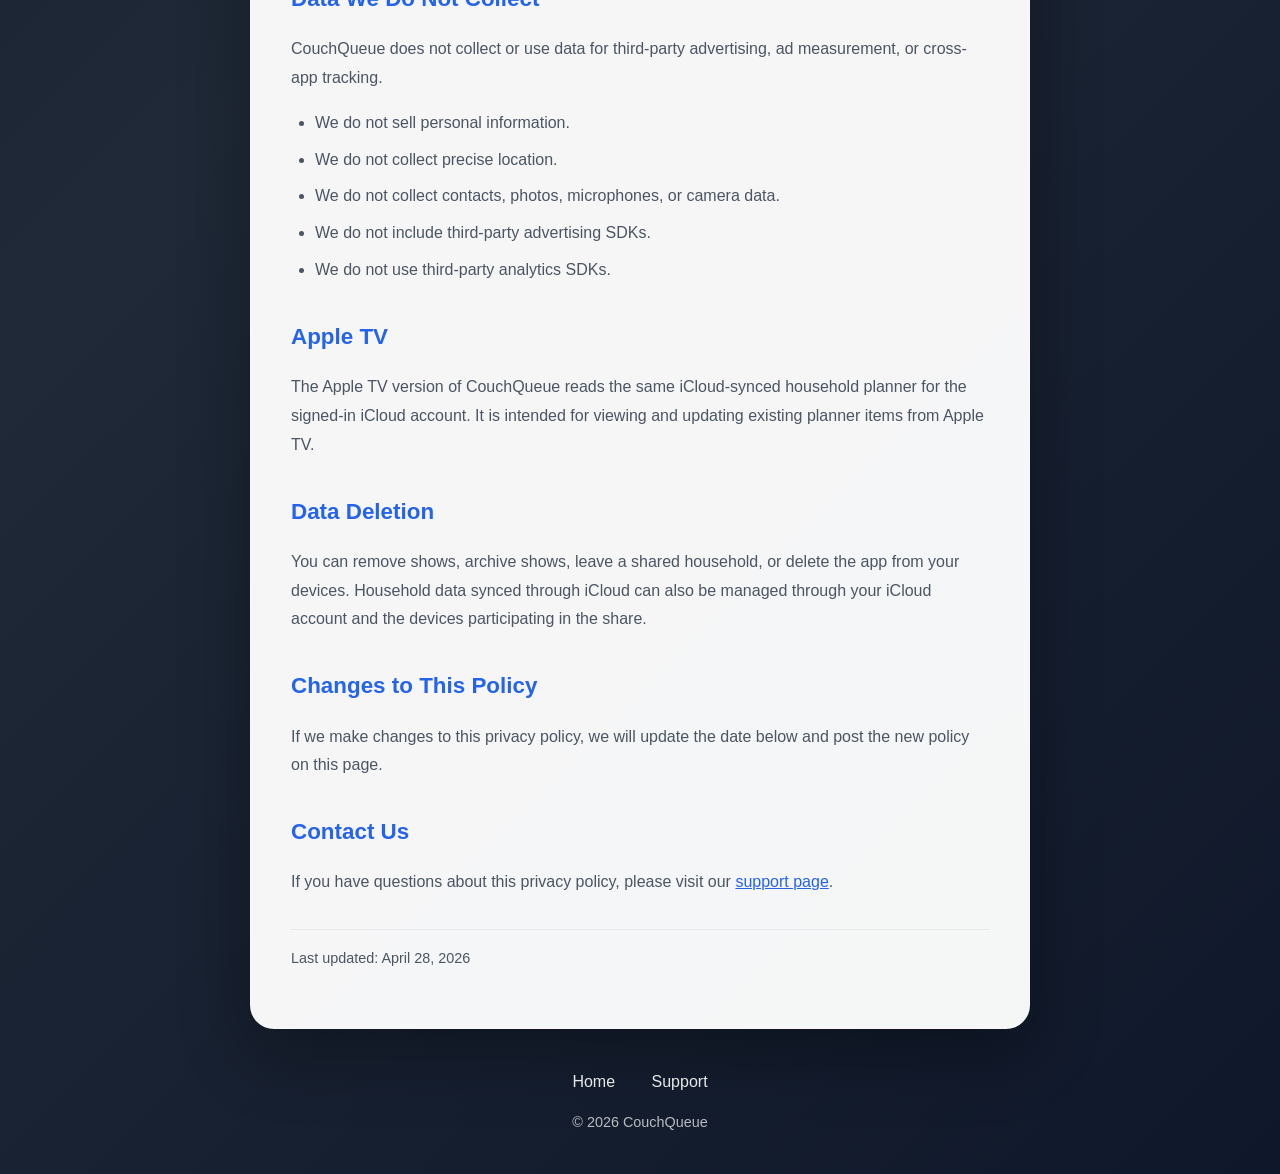
<file: couchqueue/privacy.html>
<!DOCTYPE html>
<html lang="en">
<head>
    <meta charset="UTF-8">
    <meta name="viewport" content="width=device-width, initial-scale=1.0">
    <title>Privacy Policy - CouchQueue</title>
    <link rel="stylesheet" href="style.css">
</head>
<body>
    <div class="container">
        <header>
            <h1>CouchQueue</h1>
            <p class="tagline">Privacy Policy</p>
        </header>

        <main>
            <a href="index.html" class="back-link">&larr; Back to CouchQueue</a>

            <div class="policy-content">
                <h2>Your Privacy Matters</h2>
                <p>CouchQueue is designed to help a household manage a shared TV watch list. Your household data is stored on your devices and synced with Apple's iCloud services. We do not sell your data and we do not use it for advertising or tracking.</p>

                <h2>Information You Add to CouchQueue</h2>
                <p>CouchQueue stores the shows, streaming services, season progress, watched-by choices, household display names, and related planner details that you enter or select in the app.</p>
                <p>This information is used only to provide the app's core functionality: showing your shared planner, syncing changes across devices, and helping your household decide what to watch.</p>

                <h2>Sign in with Apple</h2>
                <p>CouchQueue uses Sign in with Apple so the app can identify the current app user and associate that user with a household profile. The app may store your Apple user identifier, display name, and authentication token on your device. If you choose a household display name, that name may be visible to members of your shared household.</p>

                <h2>iCloud Sync and Sharing</h2>
                <p>CouchQueue uses Apple's CloudKit and Core Data with iCloud to sync your household planner across your devices and with household members you invite. Shared household data is stored in iCloud under Apple's CloudKit infrastructure and is controlled by the iCloud accounts participating in the share.</p>
                <p>We do not operate a separate database for your household planner data.</p>

                <h2>Show Search and Artwork</h2>
                <p>When you search for a show or load show details, CouchQueue contacts The Movie Database (TMDB) to find show metadata, artwork, seasons, and streaming-provider information. Search terms and show identifiers may be sent to TMDB to complete those requests.</p>
                <p>TMDB is a third-party service. Its handling of requests is governed by its own policies.</p>

                <h2>AI Features</h2>
                <p>CouchQueue may include optional AI-assisted features in future releases, such as helping choose a show or checking show status. When those features are used, selected show details needed to answer the request may be sent to CouchQueue's app service and to an AI provider. These features are used to provide the requested app functionality and are not used for advertising or tracking.</p>

                <h2>Data We Do Not Collect</h2>
                <p>CouchQueue does not collect or use data for third-party advertising, ad measurement, or cross-app tracking.</p>
                <ul>
                    <li>We do not sell personal information.</li>
                    <li>We do not collect precise location.</li>
                    <li>We do not collect contacts, photos, microphones, or camera data.</li>
                    <li>We do not include third-party advertising SDKs.</li>
                    <li>We do not use third-party analytics SDKs.</li>
                </ul>

                <h2>Apple TV</h2>
                <p>The Apple TV version of CouchQueue reads the same iCloud-synced household planner for the signed-in iCloud account. It is intended for viewing and updating existing planner items from Apple TV.</p>

                <h2>Data Deletion</h2>
                <p>You can remove shows, archive shows, leave a shared household, or delete the app from your devices. Household data synced through iCloud can also be managed through your iCloud account and the devices participating in the share.</p>

                <h2>Changes to This Policy</h2>
                <p>If we make changes to this privacy policy, we will update the date below and post the new policy on this page.</p>

                <h2>Contact Us</h2>
                <p>If you have questions about this privacy policy, please visit our <a href="support.html">support page</a>.</p>

                <p class="last-updated">Last updated: April 28, 2026</p>
            </div>
        </main>

        <footer>
            <nav>
                <a href="index.html">Home</a>
                <a href="support.html">Support</a>
            </nav>
            <p class="copyright">&copy; 2026 CouchQueue</p>
        </footer>
    </div>
</body>
</html>
</file>
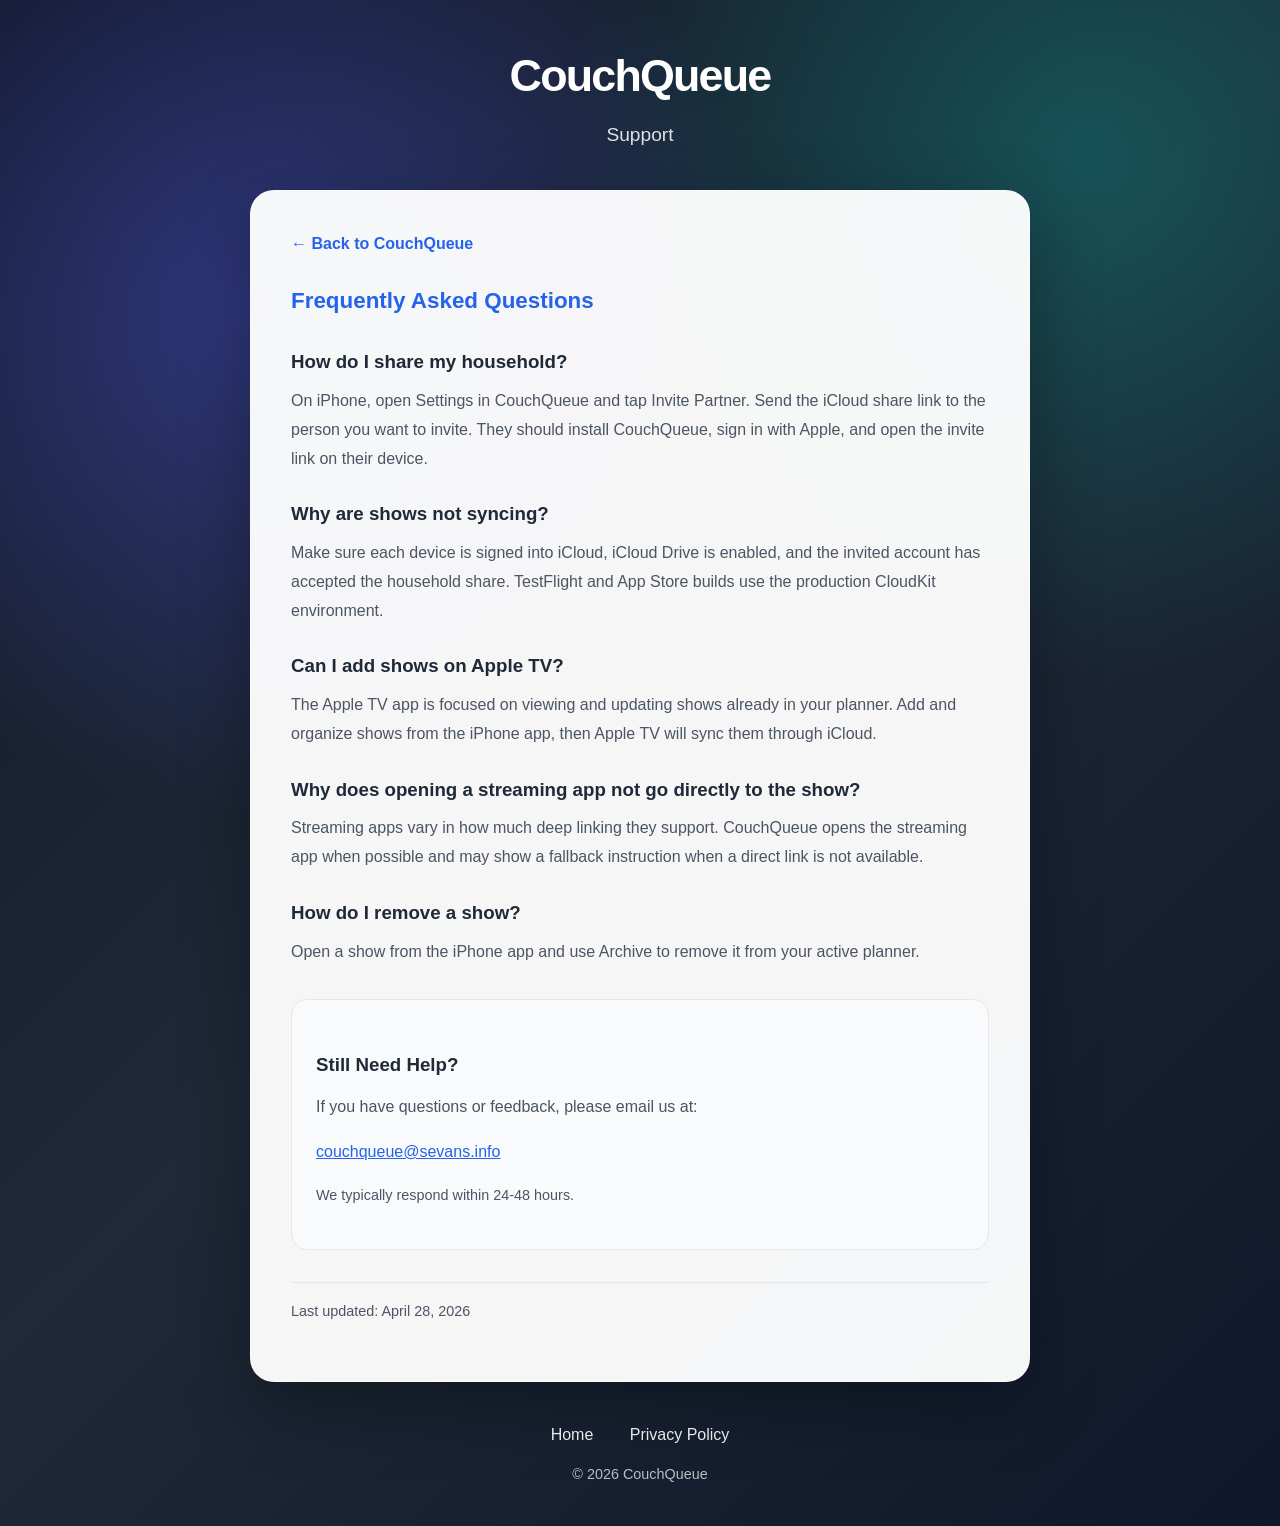
<file: couchqueue/support.html>
<!DOCTYPE html>
<html lang="en">
<head>
    <meta charset="UTF-8">
    <meta name="viewport" content="width=device-width, initial-scale=1.0">
    <title>Support - CouchQueue</title>
    <link rel="stylesheet" href="style.css">
</head>
<body>
    <div class="container">
        <header>
            <h1>CouchQueue</h1>
            <p class="tagline">Support</p>
        </header>

        <main>
            <a href="index.html" class="back-link">&larr; Back to CouchQueue</a>

            <div class="policy-content">
                <h2>Frequently Asked Questions</h2>

                <h3>How do I share my household?</h3>
                <p>On iPhone, open Settings in CouchQueue and tap Invite Partner. Send the iCloud share link to the person you want to invite. They should install CouchQueue, sign in with Apple, and open the invite link on their device.</p>

                <h3>Why are shows not syncing?</h3>
                <p>Make sure each device is signed into iCloud, iCloud Drive is enabled, and the invited account has accepted the household share. TestFlight and App Store builds use the production CloudKit environment.</p>

                <h3>Can I add shows on Apple TV?</h3>
                <p>The Apple TV app is focused on viewing and updating shows already in your planner. Add and organize shows from the iPhone app, then Apple TV will sync them through iCloud.</p>

                <h3>Why does opening a streaming app not go directly to the show?</h3>
                <p>Streaming apps vary in how much deep linking they support. CouchQueue opens the streaming app when possible and may show a fallback instruction when a direct link is not available.</p>

                <h3>How do I remove a show?</h3>
                <p>Open a show from the iPhone app and use Archive to remove it from your active planner.</p>

                <div class="contact-box">
                    <h3>Still Need Help?</h3>
                    <p>If you have questions or feedback, please email us at:</p>
                    <p><a href="mailto:couchqueue@sevans.info">couchqueue@sevans.info</a></p>
                    <p class="response-time">We typically respond within 24-48 hours.</p>
                </div>

                <p class="last-updated">Last updated: April 28, 2026</p>
            </div>
        </main>

        <footer>
            <nav>
                <a href="index.html">Home</a>
                <a href="privacy.html">Privacy Policy</a>
            </nav>
            <p class="copyright">&copy; 2026 CouchQueue</p>
        </footer>
    </div>
</body>
</html>
</file>
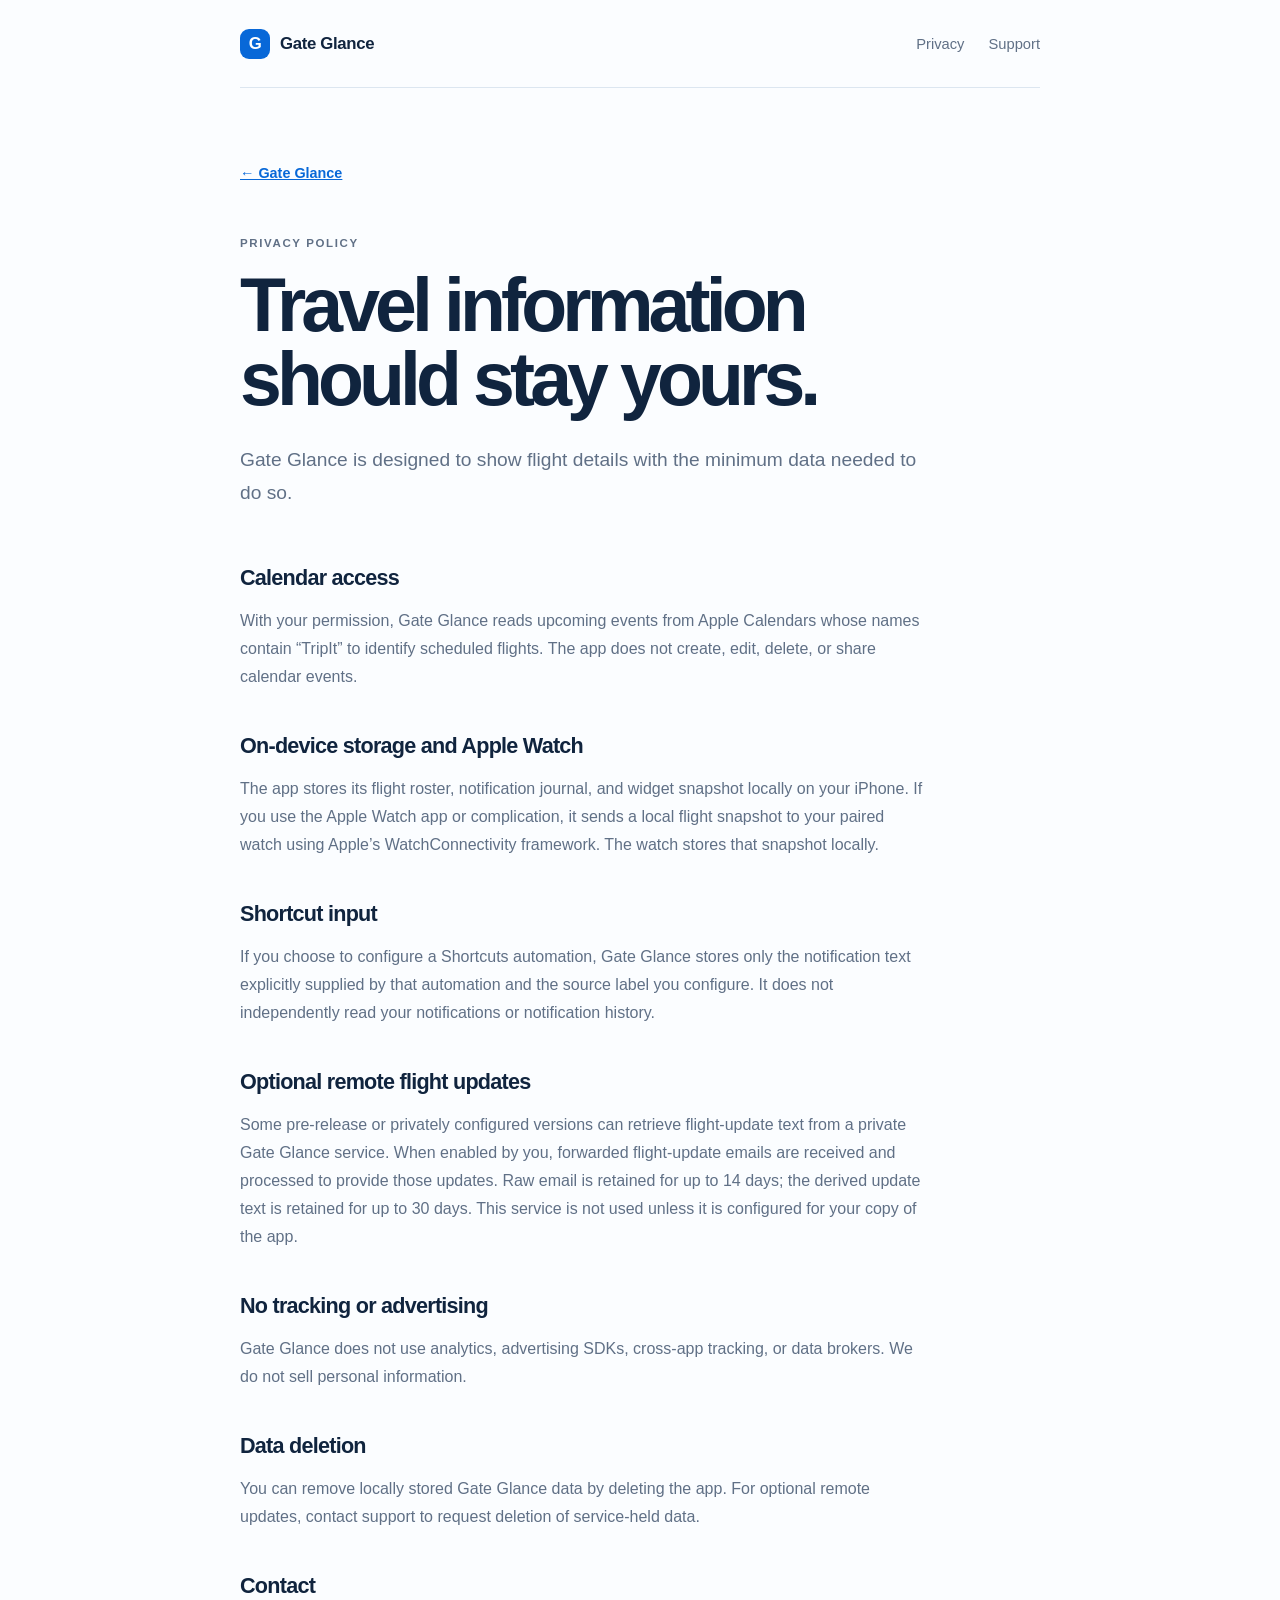
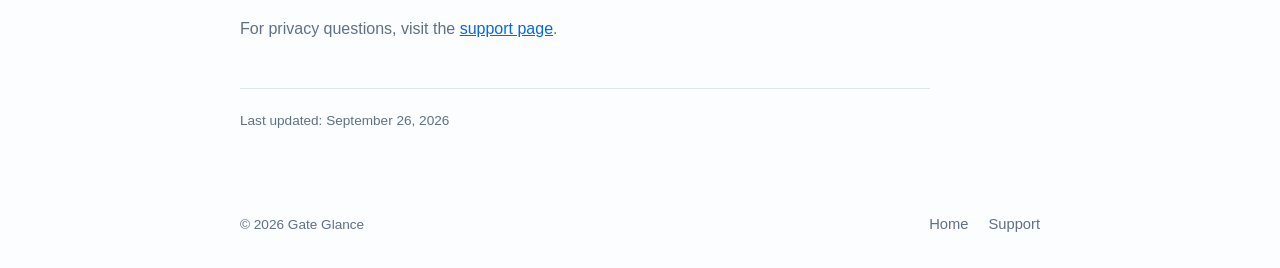
<file: gateglance/privacy.html>
<!DOCTYPE html>
<html lang="en">
<head>
  <meta charset="UTF-8">
  <meta name="viewport" content="width=device-width, initial-scale=1.0">
  <title>Privacy Policy — Gate Glance</title>
  <link rel="stylesheet" href="style.css">
</head>
<body>
  <div class="page policy-page">
    <header class="site-header">
      <a class="brand" href="index.html"><span class="brand-mark">G</span> Gate Glance</a>
      <nav aria-label="Primary navigation">
        <a aria-current="page" href="privacy.html">Privacy</a>
        <a href="support.html">Support</a>
      </nav>
    </header>
    <main class="policy">
      <a class="back" href="index.html">← Gate Glance</a>
      <p class="eyebrow">PRIVACY POLICY</p>
      <h1>Travel information should stay yours.</h1>
      <p class="lede">Gate Glance is designed to show flight details with the minimum data needed to do so.</p>

      <h2>Calendar access</h2>
      <p>With your permission, Gate Glance reads upcoming events from Apple Calendars whose names contain “TripIt” to identify scheduled flights. The app does not create, edit, delete, or share calendar events.</p>

      <h2>On-device storage and Apple Watch</h2>
      <p>The app stores its flight roster, notification journal, and widget snapshot locally on your iPhone. If you use the Apple Watch app or complication, it sends a local flight snapshot to your paired watch using Apple’s WatchConnectivity framework. The watch stores that snapshot locally.</p>

      <h2>Shortcut input</h2>
      <p>If you choose to configure a Shortcuts automation, Gate Glance stores only the notification text explicitly supplied by that automation and the source label you configure. It does not independently read your notifications or notification history.</p>

      <h2>Optional remote flight updates</h2>
      <p>Some pre-release or privately configured versions can retrieve flight-update text from a private Gate Glance service. When enabled by you, forwarded flight-update emails are received and processed to provide those updates. Raw email is retained for up to 14 days; the derived update text is retained for up to 30 days. This service is not used unless it is configured for your copy of the app.</p>

      <h2>No tracking or advertising</h2>
      <p>Gate Glance does not use analytics, advertising SDKs, cross-app tracking, or data brokers. We do not sell personal information.</p>

      <h2>Data deletion</h2>
      <p>You can remove locally stored Gate Glance data by deleting the app. For optional remote updates, contact support to request deletion of service-held data.</p>

      <h2>Contact</h2>
      <p>For privacy questions, visit the <a href="support.html">support page</a>.</p>
      <p class="updated">Last updated: September 26, 2026</p>
    </main>
    <footer>
      <p>© 2026 Gate Glance</p>
      <div><a href="index.html">Home</a><a href="support.html">Support</a></div>
    </footer>
  </div>
</body>
</html>
</file>
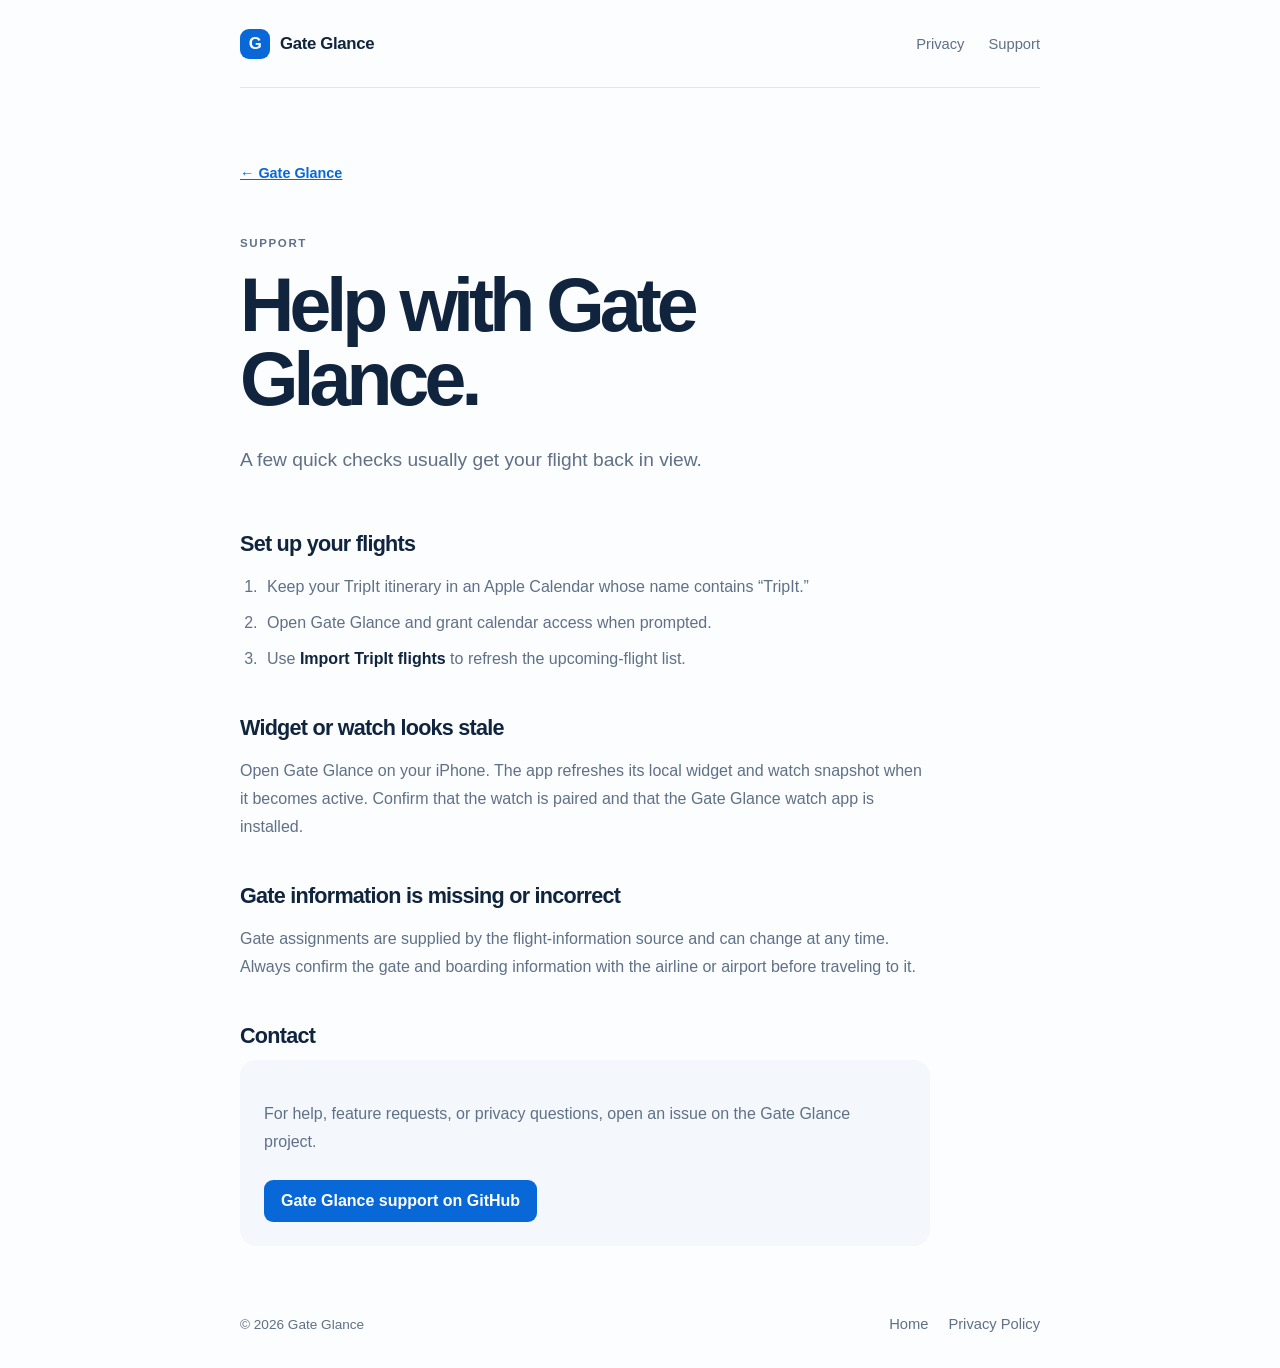
<file: gateglance/support.html>
<!DOCTYPE html>
<html lang="en">
<head>
  <meta charset="UTF-8">
  <meta name="viewport" content="width=device-width, initial-scale=1.0">
  <title>Support — Gate Glance</title>
  <link rel="stylesheet" href="style.css">
</head>
<body>
  <div class="page policy-page">
    <header class="site-header">
      <a class="brand" href="index.html"><span class="brand-mark">G</span> Gate Glance</a>
      <nav aria-label="Primary navigation">
        <a href="privacy.html">Privacy</a>
        <a aria-current="page" href="support.html">Support</a>
      </nav>
    </header>
    <main class="policy">
      <a class="back" href="index.html">← Gate Glance</a>
      <p class="eyebrow">SUPPORT</p>
      <h1>Help with Gate Glance.</h1>
      <p class="lede">A few quick checks usually get your flight back in view.</p>

      <h2>Set up your flights</h2>
      <ol>
        <li>Keep your TripIt itinerary in an Apple Calendar whose name contains “TripIt.”</li>
        <li>Open Gate Glance and grant calendar access when prompted.</li>
        <li>Use <strong>Import TripIt flights</strong> to refresh the upcoming-flight list.</li>
      </ol>

      <h2>Widget or watch looks stale</h2>
      <p>Open Gate Glance on your iPhone. The app refreshes its local widget and watch snapshot when it becomes active. Confirm that the watch is paired and that the Gate Glance watch app is installed.</p>

      <h2>Gate information is missing or incorrect</h2>
      <p>Gate assignments are supplied by the flight-information source and can change at any time. Always confirm the gate and boarding information with the airline or airport before traveling to it.</p>

      <h2>Contact</h2>
      <div class="contact">
        <p>For help, feature requests, or privacy questions, open an issue on the Gate Glance project.</p>
        <a class="button" href="https://github.com/TheLoudSteve/GateGlance/issues">Gate Glance support on GitHub</a>
      </div>
    </main>
    <footer>
      <p>© 2026 Gate Glance</p>
      <div><a href="index.html">Home</a><a href="privacy.html">Privacy Policy</a></div>
    </footer>
  </div>
</body>
</html>
</file>
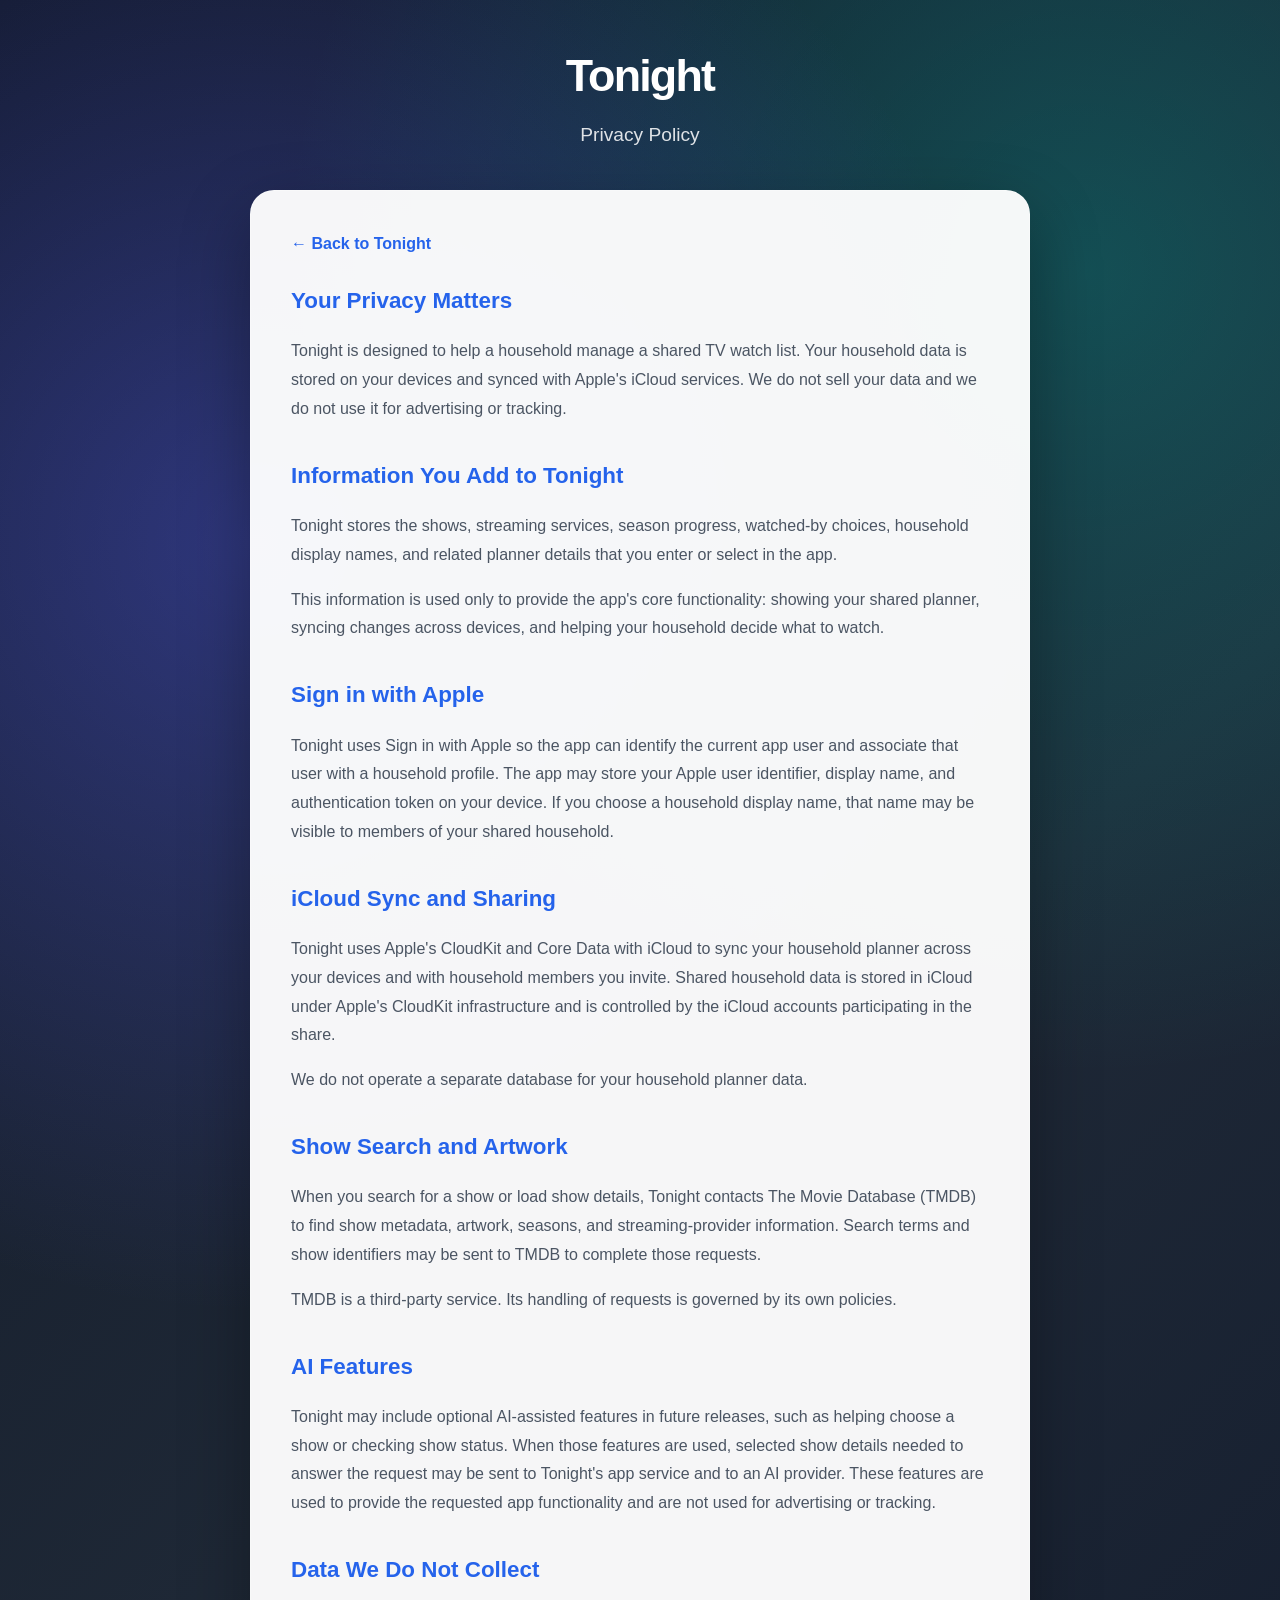
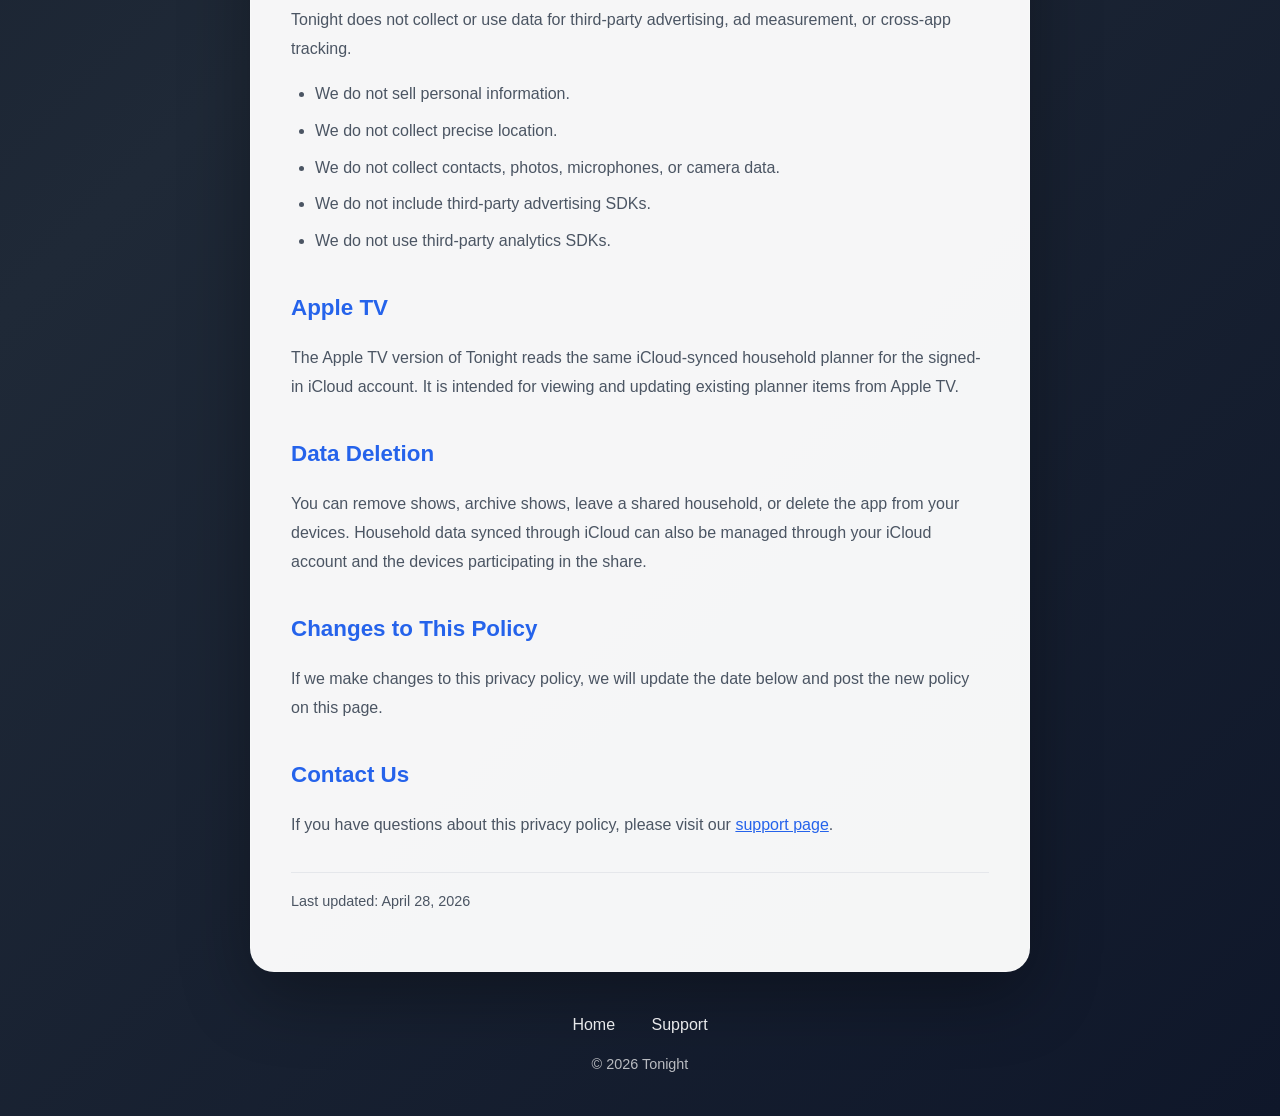
<file: tonight/privacy.html>
<!DOCTYPE html>
<html lang="en">
<head>
    <meta charset="UTF-8">
    <meta name="viewport" content="width=device-width, initial-scale=1.0">
    <title>Privacy Policy - Tonight</title>
    <link rel="stylesheet" href="style.css">
</head>
<body>
    <div class="container">
        <header>
            <h1>Tonight</h1>
            <p class="tagline">Privacy Policy</p>
        </header>

        <main>
            <a href="index.html" class="back-link">&larr; Back to Tonight</a>

            <div class="policy-content">
                <h2>Your Privacy Matters</h2>
                <p>Tonight is designed to help a household manage a shared TV watch list. Your household data is stored on your devices and synced with Apple's iCloud services. We do not sell your data and we do not use it for advertising or tracking.</p>

                <h2>Information You Add to Tonight</h2>
                <p>Tonight stores the shows, streaming services, season progress, watched-by choices, household display names, and related planner details that you enter or select in the app.</p>
                <p>This information is used only to provide the app's core functionality: showing your shared planner, syncing changes across devices, and helping your household decide what to watch.</p>

                <h2>Sign in with Apple</h2>
                <p>Tonight uses Sign in with Apple so the app can identify the current app user and associate that user with a household profile. The app may store your Apple user identifier, display name, and authentication token on your device. If you choose a household display name, that name may be visible to members of your shared household.</p>

                <h2>iCloud Sync and Sharing</h2>
                <p>Tonight uses Apple's CloudKit and Core Data with iCloud to sync your household planner across your devices and with household members you invite. Shared household data is stored in iCloud under Apple's CloudKit infrastructure and is controlled by the iCloud accounts participating in the share.</p>
                <p>We do not operate a separate database for your household planner data.</p>

                <h2>Show Search and Artwork</h2>
                <p>When you search for a show or load show details, Tonight contacts The Movie Database (TMDB) to find show metadata, artwork, seasons, and streaming-provider information. Search terms and show identifiers may be sent to TMDB to complete those requests.</p>
                <p>TMDB is a third-party service. Its handling of requests is governed by its own policies.</p>

                <h2>AI Features</h2>
                <p>Tonight may include optional AI-assisted features in future releases, such as helping choose a show or checking show status. When those features are used, selected show details needed to answer the request may be sent to Tonight's app service and to an AI provider. These features are used to provide the requested app functionality and are not used for advertising or tracking.</p>

                <h2>Data We Do Not Collect</h2>
                <p>Tonight does not collect or use data for third-party advertising, ad measurement, or cross-app tracking.</p>
                <ul>
                    <li>We do not sell personal information.</li>
                    <li>We do not collect precise location.</li>
                    <li>We do not collect contacts, photos, microphones, or camera data.</li>
                    <li>We do not include third-party advertising SDKs.</li>
                    <li>We do not use third-party analytics SDKs.</li>
                </ul>

                <h2>Apple TV</h2>
                <p>The Apple TV version of Tonight reads the same iCloud-synced household planner for the signed-in iCloud account. It is intended for viewing and updating existing planner items from Apple TV.</p>

                <h2>Data Deletion</h2>
                <p>You can remove shows, archive shows, leave a shared household, or delete the app from your devices. Household data synced through iCloud can also be managed through your iCloud account and the devices participating in the share.</p>

                <h2>Changes to This Policy</h2>
                <p>If we make changes to this privacy policy, we will update the date below and post the new policy on this page.</p>

                <h2>Contact Us</h2>
                <p>If you have questions about this privacy policy, please visit our <a href="support.html">support page</a>.</p>

                <p class="last-updated">Last updated: April 28, 2026</p>
            </div>
        </main>

        <footer>
            <nav>
                <a href="index.html">Home</a>
                <a href="support.html">Support</a>
            </nav>
            <p class="copyright">&copy; 2026 Tonight</p>
        </footer>
    </div>
</body>
</html>
</file>
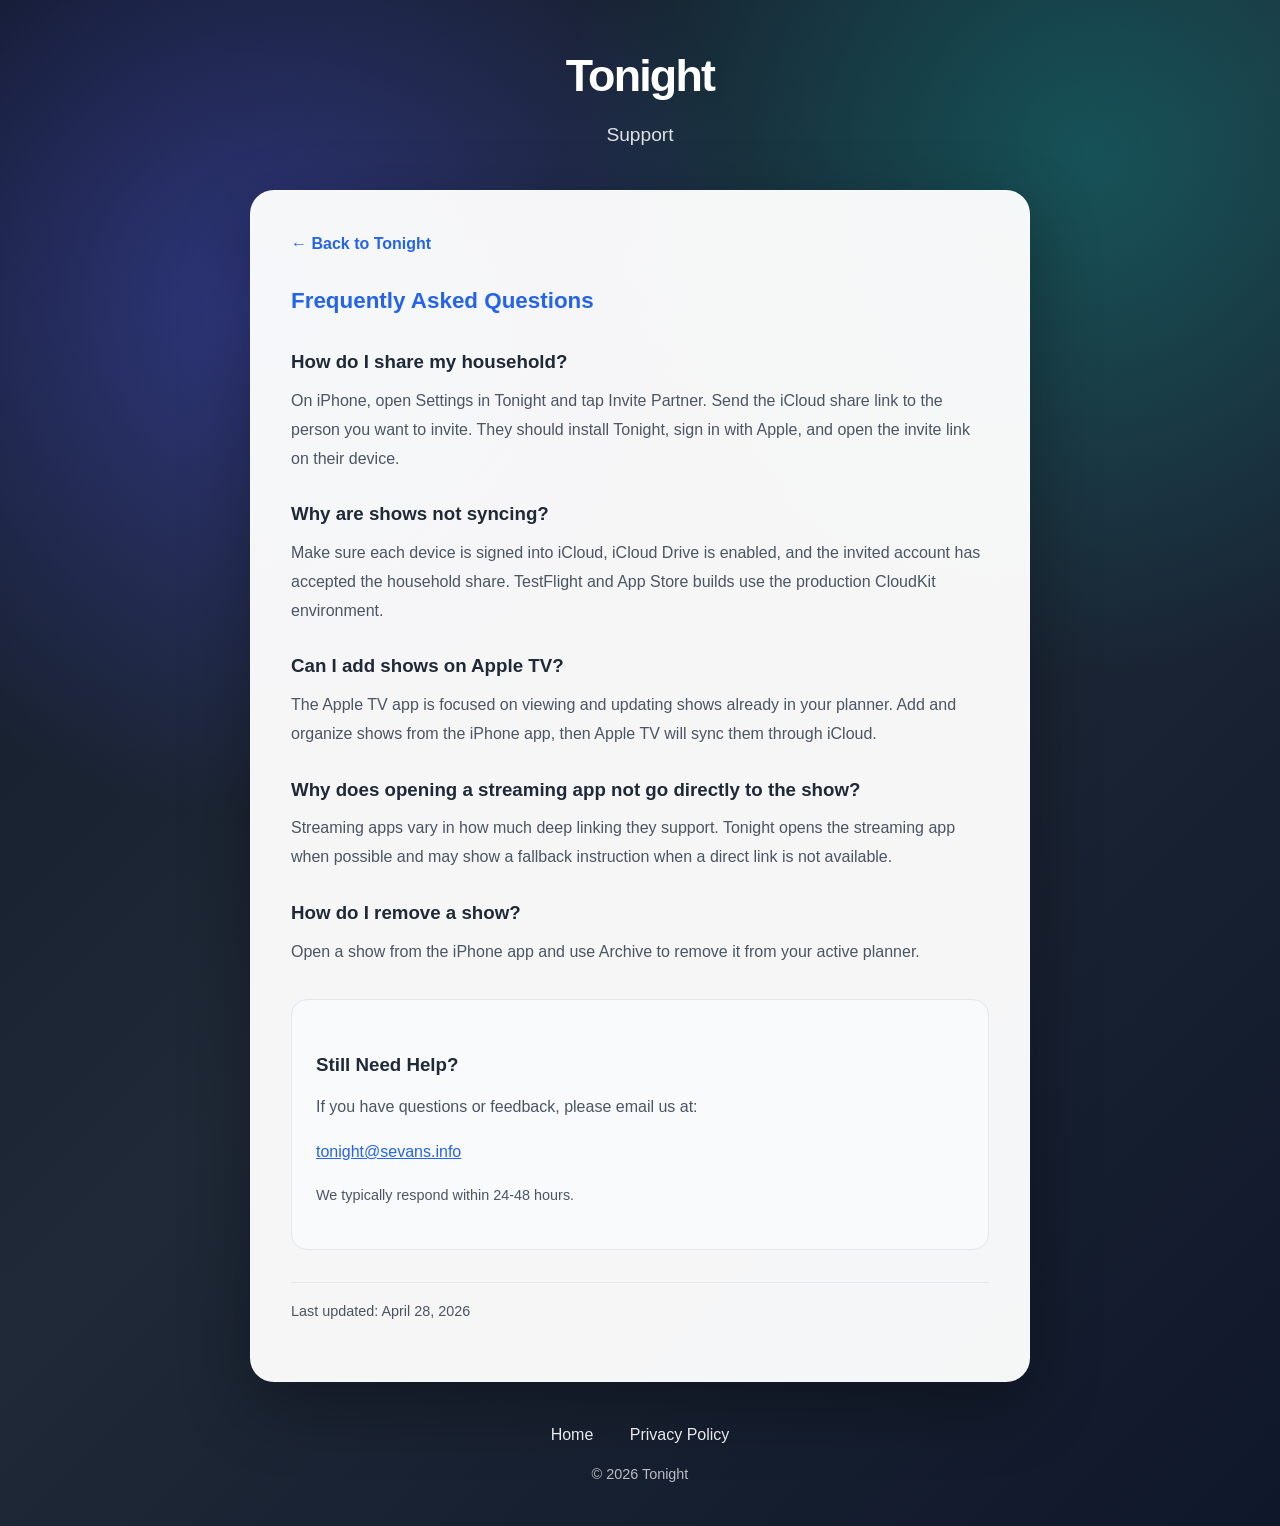
<file: tonight/support.html>
<!DOCTYPE html>
<html lang="en">
<head>
    <meta charset="UTF-8">
    <meta name="viewport" content="width=device-width, initial-scale=1.0">
    <title>Support - Tonight</title>
    <link rel="stylesheet" href="style.css">
</head>
<body>
    <div class="container">
        <header>
            <h1>Tonight</h1>
            <p class="tagline">Support</p>
        </header>

        <main>
            <a href="index.html" class="back-link">&larr; Back to Tonight</a>

            <div class="policy-content">
                <h2>Frequently Asked Questions</h2>

                <h3>How do I share my household?</h3>
                <p>On iPhone, open Settings in Tonight and tap Invite Partner. Send the iCloud share link to the person you want to invite. They should install Tonight, sign in with Apple, and open the invite link on their device.</p>

                <h3>Why are shows not syncing?</h3>
                <p>Make sure each device is signed into iCloud, iCloud Drive is enabled, and the invited account has accepted the household share. TestFlight and App Store builds use the production CloudKit environment.</p>

                <h3>Can I add shows on Apple TV?</h3>
                <p>The Apple TV app is focused on viewing and updating shows already in your planner. Add and organize shows from the iPhone app, then Apple TV will sync them through iCloud.</p>

                <h3>Why does opening a streaming app not go directly to the show?</h3>
                <p>Streaming apps vary in how much deep linking they support. Tonight opens the streaming app when possible and may show a fallback instruction when a direct link is not available.</p>

                <h3>How do I remove a show?</h3>
                <p>Open a show from the iPhone app and use Archive to remove it from your active planner.</p>

                <div class="contact-box">
                    <h3>Still Need Help?</h3>
                    <p>If you have questions or feedback, please email us at:</p>
                    <p><a href="mailto:tonight@sevans.info">tonight@sevans.info</a></p>
                    <p class="response-time">We typically respond within 24-48 hours.</p>
                </div>

                <p class="last-updated">Last updated: April 28, 2026</p>
            </div>
        </main>

        <footer>
            <nav>
                <a href="index.html">Home</a>
                <a href="privacy.html">Privacy Policy</a>
            </nav>
            <p class="copyright">&copy; 2026 Tonight</p>
        </footer>
    </div>
</body>
</html>
</file>
<file: ageecho/style.css>
* {
    margin: 0;
    padding: 0;
    box-sizing: border-box;
}

body {
    font-family: -apple-system, BlinkMacSystemFont, 'Segoe UI', Roboto, Oxygen, Ubuntu, sans-serif;
    line-height: 1.6;
    color: #333;
    background: linear-gradient(135deg, #667eea 0%, #764ba2 100%);
    min-height: 100vh;
}

.container {
    max-width: 800px;
    margin: 0 auto;
    padding: 40px 20px;
}

header {
    text-align: center;
    margin-bottom: 40px;
}

.app-icon img {
    width: 120px;
    height: 120px;
    border-radius: 24px;
    box-shadow: 0 4px 20px rgba(0,0,0,0.2);
    margin-bottom: 20px;
}

h1 {
    color: white;
    font-size: 2.5em;
    font-weight: 700;
    margin-bottom: 8px;
}

.tagline {
    color: rgba(255,255,255,0.9);
    font-size: 1.2em;
}

main {
    background: white;
    border-radius: 20px;
    padding: 40px;
    box-shadow: 0 10px 40px rgba(0,0,0,0.2);
}

.hero {
    text-align: center;
    margin-bottom: 40px;
}

.hero p {
    font-size: 1.1em;
    color: #666;
    margin-bottom: 24px;
}

.download-btn {
    display: inline-flex;
    align-items: center;
    gap: 10px;
    background: #000;
    color: white;
    padding: 14px 28px;
    border-radius: 12px;
    text-decoration: none;
    font-weight: 600;
    transition: transform 0.2s, box-shadow 0.2s;
}

.download-btn:hover {
    transform: translateY(-2px);
    box-shadow: 0 4px 12px rgba(0,0,0,0.3);
}

.features {
    display: grid;
    gap: 24px;
}

.feature {
    padding: 20px;
    background: #f8f9fa;
    border-radius: 12px;
}

.feature h3 {
    color: #667eea;
    margin-bottom: 8px;
}

.feature p {
    color: #666;
}

/* Policy pages */
.policy-content {
    line-height: 1.8;
}

.policy-content h2 {
    color: #667eea;
    margin: 32px 0 16px 0;
    font-size: 1.4em;
}

.policy-content h2:first-child {
    margin-top: 0;
}

.policy-content p {
    margin-bottom: 16px;
    color: #555;
}

.policy-content ul {
    margin: 16px 0;
    padding-left: 24px;
}

.policy-content li {
    margin-bottom: 8px;
    color: #555;
}

.policy-content a {
    color: #667eea;
}

.back-link {
    display: inline-block;
    margin-bottom: 24px;
    color: #667eea;
    text-decoration: none;
    font-weight: 500;
}

.back-link:hover {
    text-decoration: underline;
}

.contact-box {
    background: #f8f9fa;
    border-radius: 12px;
    padding: 24px;
    margin-top: 32px;
}

.contact-box h3 {
    color: #333;
    margin-bottom: 12px;
}

footer {
    text-align: center;
    margin-top: 40px;
}

footer nav {
    margin-bottom: 16px;
}

footer nav a {
    color: rgba(255,255,255,0.9);
    text-decoration: none;
    margin: 0 16px;
}

footer nav a:hover {
    text-decoration: underline;
}

.copyright {
    color: rgba(255,255,255,0.7);
    font-size: 0.9em;
}

.last-updated {
    color: #999;
    font-size: 0.9em;
    margin-top: 32px;
    padding-top: 16px;
    border-top: 1px solid #eee;
}
</file>
<file: calendarclarity/style.css>
* {
    margin: 0;
    padding: 0;
    box-sizing: border-box;
}

body {
    font-family: -apple-system, BlinkMacSystemFont, 'Segoe UI', Roboto, Oxygen, Ubuntu, sans-serif;
    line-height: 1.6;
    color: #1f2933;
    background: linear-gradient(135deg, #1f7ae0 0%, #23b26d 100%);
    min-height: 100vh;
}

.container {
    max-width: 800px;
    margin: 0 auto;
    padding: 40px 20px;
}

header {
    text-align: center;
    margin-bottom: 40px;
}

h1 {
    color: white;
    font-size: 2.5em;
    font-weight: 700;
    margin-bottom: 8px;
}

.tagline {
    color: rgba(255,255,255,0.92);
    font-size: 1.2em;
}

main {
    background: white;
    border-radius: 20px;
    padding: 40px;
    box-shadow: 0 10px 40px rgba(0,0,0,0.2);
}

.hero {
    text-align: center;
    margin-bottom: 40px;
}

.hero p {
    font-size: 1.1em;
    color: #52606d;
    margin-bottom: 24px;
}

.download-btn {
    display: inline-flex;
    align-items: center;
    gap: 10px;
    background: #111827;
    color: white;
    padding: 14px 28px;
    border-radius: 12px;
    text-decoration: none;
    font-weight: 600;
    transition: transform 0.2s, box-shadow 0.2s;
}

.download-btn:hover {
    transform: translateY(-2px);
    box-shadow: 0 4px 12px rgba(0,0,0,0.3);
}

.features {
    display: grid;
    gap: 24px;
}

.feature {
    padding: 20px;
    background: #f5f7fa;
    border-radius: 12px;
}

.feature h3 {
    color: #1f7ae0;
    margin-bottom: 8px;
}

.feature p {
    color: #52606d;
}

.policy-content {
    line-height: 1.8;
}

.policy-content h2 {
    color: #1f7ae0;
    margin: 32px 0 16px 0;
    font-size: 1.4em;
}

.policy-content h2:first-child {
    margin-top: 0;
}

.policy-content p {
    margin-bottom: 16px;
    color: #52606d;
}

.policy-content ul {
    margin: 16px 0;
    padding-left: 24px;
}

.policy-content li {
    margin-bottom: 8px;
    color: #52606d;
}

.policy-content a {
    color: #1f7ae0;
}

.back-link {
    display: inline-block;
    margin-bottom: 24px;
    color: #1f7ae0;
    text-decoration: none;
    font-weight: 500;
}

.back-link:hover {
    text-decoration: underline;
}

.contact-box {
    background: #f5f7fa;
    border-radius: 12px;
    padding: 24px;
    margin-top: 32px;
}

.contact-box h3 {
    color: #1f2933;
    margin-bottom: 12px;
}

footer {
    text-align: center;
    margin-top: 40px;
}

footer nav {
    margin-bottom: 16px;
}

footer nav a {
    color: rgba(255,255,255,0.92);
    text-decoration: none;
    margin: 0 16px;
}

footer nav a:hover {
    text-decoration: underline;
}

.copyright {
    color: rgba(255,255,255,0.75);
    font-size: 0.9em;
}

.last-updated {
    color: #829ab1;
    font-size: 0.9em;
    margin-top: 32px;
    padding-top: 16px;
    border-top: 1px solid #e4e7eb;
}
</file>
<file: couchqueue/style.css>
* {
    margin: 0;
    padding: 0;
    box-sizing: border-box;
}

body {
    font-family: -apple-system, BlinkMacSystemFont, 'Segoe UI', Roboto, Oxygen, Ubuntu, sans-serif;
    line-height: 1.6;
    color: #262626;
    background:
        radial-gradient(circle at 20% 20%, rgba(86, 94, 255, 0.38), transparent 32%),
        radial-gradient(circle at 85% 10%, rgba(0, 190, 173, 0.28), transparent 30%),
        linear-gradient(135deg, #111827 0%, #1f2937 48%, #0f172a 100%);
    min-height: 100vh;
}

.container {
    max-width: 820px;
    margin: 0 auto;
    padding: 40px 20px;
}

header {
    text-align: center;
    margin-bottom: 40px;
}

h1 {
    color: #ffffff;
    font-size: 2.8em;
    font-weight: 800;
    letter-spacing: -0.04em;
    margin-bottom: 8px;
}

.tagline {
    color: rgba(255, 255, 255, 0.86);
    font-size: 1.2em;
}

main {
    background: rgba(255, 255, 255, 0.96);
    border: 1px solid rgba(255, 255, 255, 0.25);
    border-radius: 24px;
    padding: 40px;
    box-shadow: 0 24px 70px rgba(0, 0, 0, 0.32);
}

.hero {
    text-align: center;
    margin-bottom: 40px;
}

.hero p {
    font-size: 1.15em;
    color: #4b5563;
    margin-bottom: 24px;
}

.download-btn {
    display: inline-flex;
    align-items: center;
    gap: 10px;
    background: #111827;
    color: #ffffff;
    padding: 14px 28px;
    border-radius: 14px;
    text-decoration: none;
    font-weight: 700;
    transition: transform 0.2s, box-shadow 0.2s;
}

.download-btn:hover {
    transform: translateY(-2px);
    box-shadow: 0 10px 24px rgba(17, 24, 39, 0.28);
}

.features {
    display: grid;
    gap: 20px;
}

.feature {
    padding: 22px;
    background: #f8fafc;
    border: 1px solid #e5e7eb;
    border-radius: 16px;
}

.feature h3 {
    color: #2563eb;
    margin-bottom: 8px;
}

.feature p {
    color: #4b5563;
}

.policy-content {
    line-height: 1.8;
}

.policy-content h2 {
    color: #2563eb;
    margin: 32px 0 16px 0;
    font-size: 1.4em;
}

.policy-content h2:first-child {
    margin-top: 0;
}

.policy-content h3 {
    color: #1f2937;
    margin: 24px 0 8px 0;
}

.policy-content p {
    margin-bottom: 16px;
    color: #4b5563;
}

.policy-content ul {
    margin: 16px 0;
    padding-left: 24px;
}

.policy-content li {
    margin-bottom: 8px;
    color: #4b5563;
}

.policy-content a {
    color: #2563eb;
}

.back-link {
    display: inline-block;
    margin-bottom: 24px;
    color: #2563eb;
    text-decoration: none;
    font-weight: 600;
}

.back-link:hover {
    text-decoration: underline;
}

.contact-box {
    background: #f8fafc;
    border: 1px solid #e5e7eb;
    border-radius: 16px;
    padding: 24px;
    margin-top: 32px;
}

.contact-box h3 {
    color: #1f2937;
    margin-bottom: 12px;
}

.response-time {
    margin-top: 16px;
    color: #6b7280;
    font-size: 0.9em;
}

footer {
    text-align: center;
    margin-top: 40px;
}

footer nav {
    margin-bottom: 16px;
}

footer nav a {
    color: rgba(255, 255, 255, 0.9);
    text-decoration: none;
    margin: 0 16px;
}

footer nav a:hover {
    text-decoration: underline;
}

.copyright {
    color: rgba(255, 255, 255, 0.7);
    font-size: 0.9em;
}

.last-updated {
    color: #6b7280;
    font-size: 0.9em;
    margin-top: 32px;
    padding-top: 16px;
    border-top: 1px solid #e5e7eb;
}

@media (max-width: 640px) {
    .container {
        padding: 24px 14px;
    }

    main {
        padding: 28px 22px;
    }

    h1 {
        font-size: 2.3em;
    }
}
</file>
<file: gateglance/style.css>
:root {
  --ink: #10243e;
  --muted: #607086;
  --blue: #0868d8;
  --sky: #ddebff;
  --mist: #f4f8fc;
  --line: #dce6f0;
  --green: #16a56a;
}
* { box-sizing: border-box; }
body { margin: 0; color: var(--ink); background: #fbfdff; font-family: -apple-system, BlinkMacSystemFont, "Segoe UI", sans-serif; }
.page { width: min(1120px, calc(100% - 40px)); margin: 0 auto; }
.site-header { height: 88px; display: flex; align-items: center; justify-content: space-between; border-bottom: 1px solid var(--line); }
.brand { color: var(--ink); text-decoration: none; font-weight: 750; font-size: 1.05rem; letter-spacing: -.02em; display: flex; gap: 10px; align-items: center; }
.brand-mark { width: 30px; height: 30px; display: inline-grid; place-items: center; border-radius: 9px; background: var(--blue); color: white; font-weight: 800; }
nav { display: flex; gap: 24px; }
nav a, footer a { color: var(--muted); text-decoration: none; font-size: .92rem; }
nav a:hover, footer a:hover, .policy a { color: var(--blue); text-decoration: underline; }
.hero { max-width: 700px; padding: 104px 0 44px; }
.eyebrow { color: var(--blue); font-size: .72rem; font-weight: 800; letter-spacing: .14em; margin: 0 0 16px; }
h1 { margin: 0; letter-spacing: -.065em; font-size: clamp(3.4rem, 8vw, 6.7rem); line-height: .94; }
h1 em { color: var(--blue); font-style: normal; }
.hero-copy { max-width: 580px; margin: 30px 0; color: var(--muted); font-size: 1.18rem; line-height: 1.65; }
.app-store-note { display: inline-block; padding: 12px 18px; border: 1px solid var(--line); border-radius: 9px; color: var(--muted); font-weight: 600; font-size: .9rem; }
.visual { margin: 38px 0 80px; min-height: 420px; display: grid; place-items: center; overflow: hidden; border-radius: 26px; background: linear-gradient(135deg, #e2efff, #f8fbff 60%, #d9f6ea); }
.phone { width: min(340px, 83vw); min-height: 400px; padding: 20px; border: 8px solid #10243e; border-radius: 42px; background: white; box-shadow: 0 28px 55px rgb(16 36 62 / .21); }
.dynamic-island { width: 200px; margin: 0 auto 40px; padding: 9px 16px; display: flex; justify-content: space-between; border-radius: 99px; background: #05080d; color: white; font-size: .9rem; }
.dynamic-island strong { font-size: 1rem; }
.flight-card { padding: 22px; border-radius: 18px; background: var(--mist); }
.card-label { margin: 0 0 11px; color: var(--muted); font-size: .65rem; letter-spacing: .11em; font-weight: 800; }
.flight-card h2 { margin: 0; color: var(--blue); font-size: 2.3rem; letter-spacing: -.05em; }
.route { margin: 4px 0 25px; color: var(--muted); } .route span { margin: 0 5px; }
.gate-row { display: flex; justify-content: space-between; align-items: center; padding-top: 16px; border-top: 1px solid var(--line); color: var(--muted); font-size: .86rem; } .gate-row strong { color: var(--ink); font-size: 1.7rem; letter-spacing: -.06em; }
.status { margin: 22px 6px; color: var(--green); font-size: .86rem; font-weight: 700; } .status i { display: inline-block; width: 8px; height: 8px; margin-right: 6px; border-radius: 50%; background: var(--green); }
.features { display: grid; grid-template-columns: repeat(3, 1fr); gap: 1px; background: var(--line); border: 1px solid var(--line); border-radius: 18px; overflow: hidden; }
.features article { padding: 34px 28px; background: white; }
.feature-number { color: var(--blue); font-size: .75rem; font-weight: 800; letter-spacing: .1em; }
.features h2 { margin: 18px 0 11px; font-size: 1.25rem; letter-spacing: -.035em; }
.features p { margin: 0; color: var(--muted); line-height: 1.6; }
footer { display: flex; justify-content: space-between; align-items: center; padding: 36px 0; color: var(--muted); font-size: .85rem; } footer p { margin: 0; } footer div { display: flex; gap: 20px; }
.policy-page { max-width: 800px; } .policy { max-width: 690px; padding: 76px 0 34px; } .back { color: var(--blue); text-decoration: none; font-weight: 700; font-size: .9rem; display: inline-block; margin-bottom: 52px; }
.policy h1 { font-size: clamp(2.8rem, 7vw, 4.7rem); line-height: .98; }.lede { margin: 26px 0 55px; color: var(--muted); font-size: 1.2rem; line-height: 1.65; }
.policy h2 { margin: 42px 0 11px; font-size: 1.35rem; letter-spacing: -.035em; }.policy p, .policy li { color: var(--muted); line-height: 1.75; }.policy ol { padding-left: 22px; }.policy li { padding-left: 5px; margin: 8px 0; }.policy strong { color: var(--ink); }.updated { margin-top: 45px; padding-top: 20px; border-top: 1px solid var(--line); font-size: .85rem; }
.contact { padding: 24px; border-radius: 16px; background: var(--mist); }.button { display: inline-block; margin-top: 8px; padding: 12px 17px; border-radius: 9px; background: var(--blue); color: white !important; font-weight: 700; text-decoration: none !important; }
@media (max-width: 620px) { .page { width: min(100% - 28px, 1120px); }.site-header { height: 72px; }.site-header nav { gap: 15px; }.hero { padding-top: 75px; }.features { grid-template-columns: 1fr; }.visual { min-height: 390px; }.policy { padding-top: 55px; } footer { align-items: flex-start; gap: 14px; flex-direction: column; } }
</file>
<file: tonight/style.css>
* {
    margin: 0;
    padding: 0;
    box-sizing: border-box;
}

body {
    font-family: -apple-system, BlinkMacSystemFont, 'Segoe UI', Roboto, Oxygen, Ubuntu, sans-serif;
    line-height: 1.6;
    color: #262626;
    background:
        radial-gradient(circle at 20% 20%, rgba(86, 94, 255, 0.38), transparent 32%),
        radial-gradient(circle at 85% 10%, rgba(0, 190, 173, 0.28), transparent 30%),
        linear-gradient(135deg, #111827 0%, #1f2937 48%, #0f172a 100%);
    min-height: 100vh;
}

.container {
    max-width: 820px;
    margin: 0 auto;
    padding: 40px 20px;
}

header {
    text-align: center;
    margin-bottom: 40px;
}

h1 {
    color: #ffffff;
    font-size: 2.8em;
    font-weight: 800;
    letter-spacing: -0.04em;
    margin-bottom: 8px;
}

.tagline {
    color: rgba(255, 255, 255, 0.86);
    font-size: 1.2em;
}

main {
    background: rgba(255, 255, 255, 0.96);
    border: 1px solid rgba(255, 255, 255, 0.25);
    border-radius: 24px;
    padding: 40px;
    box-shadow: 0 24px 70px rgba(0, 0, 0, 0.32);
}

.hero {
    text-align: center;
    margin-bottom: 40px;
}

.hero p {
    font-size: 1.15em;
    color: #4b5563;
    margin-bottom: 24px;
}

.download-btn {
    display: inline-flex;
    align-items: center;
    gap: 10px;
    background: #111827;
    color: #ffffff;
    padding: 14px 28px;
    border-radius: 14px;
    text-decoration: none;
    font-weight: 700;
    transition: transform 0.2s, box-shadow 0.2s;
}

.download-btn:hover {
    transform: translateY(-2px);
    box-shadow: 0 10px 24px rgba(17, 24, 39, 0.28);
}

.features {
    display: grid;
    gap: 20px;
}

.feature {
    padding: 22px;
    background: #f8fafc;
    border: 1px solid #e5e7eb;
    border-radius: 16px;
}

.feature h3 {
    color: #2563eb;
    margin-bottom: 8px;
}

.feature p {
    color: #4b5563;
}

.policy-content {
    line-height: 1.8;
}

.policy-content h2 {
    color: #2563eb;
    margin: 32px 0 16px 0;
    font-size: 1.4em;
}

.policy-content h2:first-child {
    margin-top: 0;
}

.policy-content h3 {
    color: #1f2937;
    margin: 24px 0 8px 0;
}

.policy-content p {
    margin-bottom: 16px;
    color: #4b5563;
}

.policy-content ul {
    margin: 16px 0;
    padding-left: 24px;
}

.policy-content li {
    margin-bottom: 8px;
    color: #4b5563;
}

.policy-content a {
    color: #2563eb;
}

.back-link {
    display: inline-block;
    margin-bottom: 24px;
    color: #2563eb;
    text-decoration: none;
    font-weight: 600;
}

.back-link:hover {
    text-decoration: underline;
}

.contact-box {
    background: #f8fafc;
    border: 1px solid #e5e7eb;
    border-radius: 16px;
    padding: 24px;
    margin-top: 32px;
}

.contact-box h3 {
    color: #1f2937;
    margin-bottom: 12px;
}

.response-time {
    margin-top: 16px;
    color: #6b7280;
    font-size: 0.9em;
}

footer {
    text-align: center;
    margin-top: 40px;
}

footer nav {
    margin-bottom: 16px;
}

footer nav a {
    color: rgba(255, 255, 255, 0.9);
    text-decoration: none;
    margin: 0 16px;
}

footer nav a:hover {
    text-decoration: underline;
}

.copyright {
    color: rgba(255, 255, 255, 0.7);
    font-size: 0.9em;
}

.last-updated {
    color: #6b7280;
    font-size: 0.9em;
    margin-top: 32px;
    padding-top: 16px;
    border-top: 1px solid #e5e7eb;
}

@media (max-width: 640px) {
    .container {
        padding: 24px 14px;
    }

    main {
        padding: 28px 22px;
    }

    h1 {
        font-size: 2.3em;
    }
}
</file>
